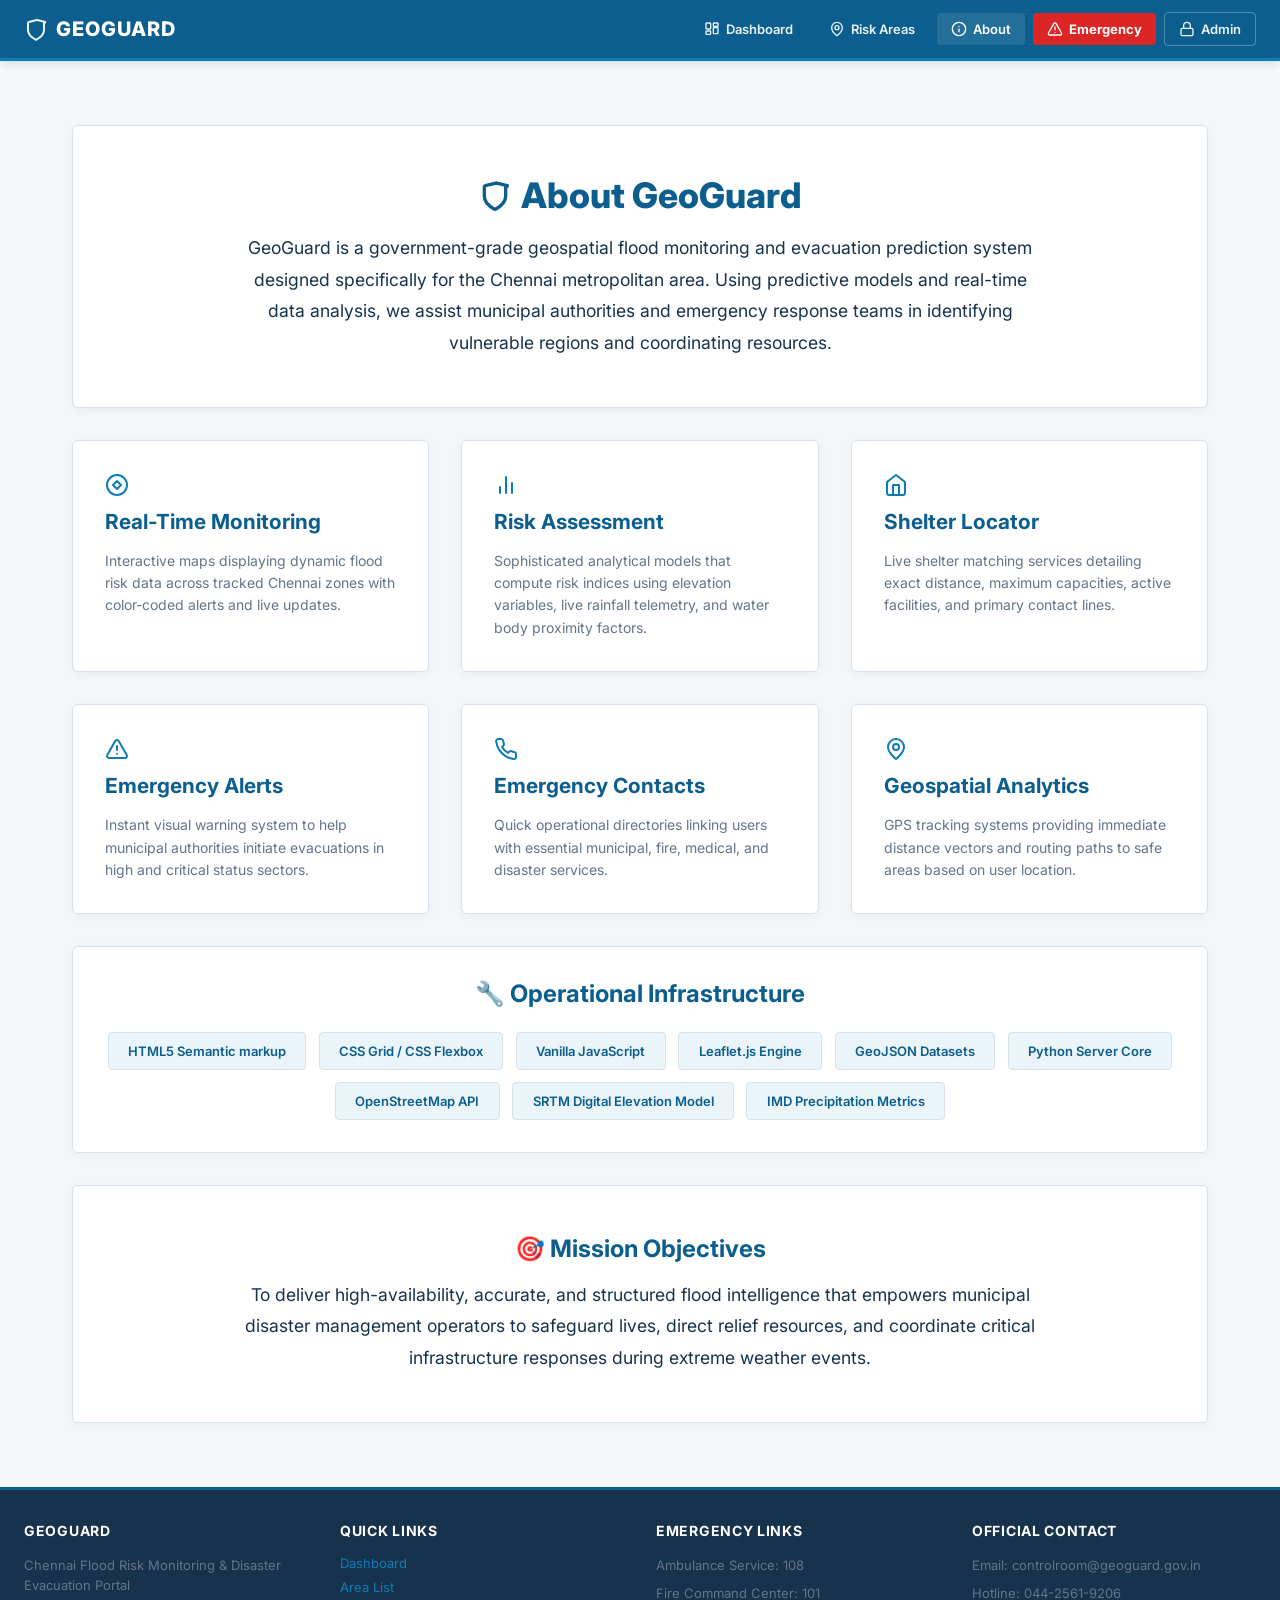
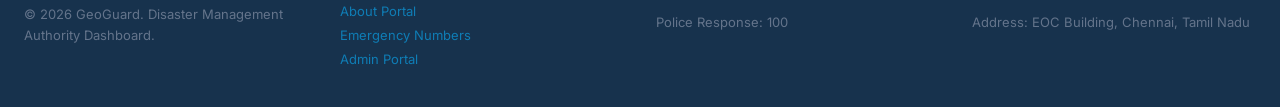
<file: frontend/about.html>
<!DOCTYPE html>
<html lang="en">
<head>
    <meta charset="UTF-8">
    <meta name="viewport" content="width=device-width, initial-scale=1.0">
    <title>About - GeoGuard</title>
    <link rel="stylesheet" href="style.css">
    <style>
        body {
            height: auto;
            overflow-y: auto;
            min-height: 100vh;
        }
        
        .about-container {
            max-width: 1200px;
            margin: 2rem auto;
            padding: 2rem;
            display: flex;
            flex-direction: column;
            gap: 2rem;
        }
        
        .about-hero {
            background-color: #FFFFFF;
            padding: 3rem;
            border-radius: 6px;
            text-align: center;
            box-shadow: 0 2px 8px rgba(15, 45, 65, 0.05);
            border: 1px solid #D9E2EA;
        }
        
        .about-hero h1 {
            color: #0B5E8E;
            font-size: 2.2rem;
            font-weight: 800;
            margin-bottom: 1rem;
            display: flex;
            align-items: center;
            justify-content: center;
            gap: 10px;
        }
        
        .about-hero p {
            color: #17324D;
            font-size: 1.1rem;
            line-height: 1.8;
            max-width: 800px;
            margin: 0 auto;
        }
        
        .features-grid {
            display: grid;
            grid-template-columns: repeat(auto-fit, minmax(300px, 1fr));
            gap: 2rem;
        }
        
        .feature-card {
            background-color: #FFFFFF;
            padding: 2rem;
            border-radius: 6px;
            box-shadow: 0 2px 8px rgba(15, 45, 65, 0.05);
            border: 1px solid #D9E2EA;
            transition: all 0.2s ease;
        }
        
        .feature-card:hover {
            transform: translateY(-2px);
            box-shadow: 0 4px 12px rgba(15, 45, 65, 0.08);
        }
        
        .feature-icon-wrapper {
            margin-bottom: 12px;
            color: #0F7DB5;
            display: inline-flex;
            align-items: center;
            justify-content: center;
        }
        
        .feature-card h3 {
            color: #0B5E8E;
            margin-bottom: 1rem;
            font-size: 1.3rem;
            font-weight: 700;
        }
        
        .feature-card p {
            color: #64748B;
            line-height: 1.6;
            font-size: 14px;
        }
        
        .tech-stack {
            background-color: #FFFFFF;
            padding: 2rem;
            border-radius: 6px;
            box-shadow: 0 2px 8px rgba(15, 45, 65, 0.05);
            border: 1px solid #D9E2EA;
        }
        
        .tech-stack h2 {
            color: #0B5E8E;
            margin-bottom: 1.5rem;
            text-align: center;
            font-weight: 700;
        }
        
        .tech-list {
            display: flex;
            flex-wrap: wrap;
            gap: 0.8rem;
            justify-content: center;
        }
        
        .tech-item {
            background-color: #EAF4F9;
            color: #0B5E8E;
            padding: 0.6rem 1.2rem;
            border-radius: 4px;
            font-weight: 600;
            font-size: 13px;
            border: 1px solid #D9E2EA;
        }
    </style>
</head>
<body>
    <!-- Government Emergency Header -->
    <header class="header">
        <div class="logo">
            <svg xmlns="http://www.w3.org/2000/svg" width="24" height="24" viewBox="0 0 24 24" fill="none" stroke="currentColor" stroke-width="2" stroke-linecap="round" stroke-linejoin="round" class="logo-icon"><path d="M20 13c0 5-3.5 7.5-7.66 9.7a1 1 0 0 1-.68 0C7.5 20.5 4 18 4 13V6a1 1 0 0 1 .76-.97l8-2a1 1 0 0 1 .48 0l8 2A1 1 0 0 1 20 6z"/></svg>
            <span>GEOGUARD</span>
        </div>
        <nav class="nav">
            <a href="index.html" class="nav-link">
                <svg xmlns="http://www.w3.org/2000/svg" width="16" height="16" viewBox="0 0 24 24" fill="none" stroke="currentColor" stroke-width="2" stroke-linecap="round" stroke-linejoin="round"><rect width="7" height="9" x="3" y="3" rx="1"/><rect width="7" height="5" x="14" y="3" rx="1"/><rect width="7" height="9" x="14" y="10" rx="1"/><rect width="7" height="5" x="3" y="15" rx="1"/></svg>
                Dashboard
            </a>
            <a href="areas.html" class="nav-link">
                <svg xmlns="http://www.w3.org/2000/svg" width="16" height="16" viewBox="0 0 24 24" fill="none" stroke="currentColor" stroke-width="2" stroke-linecap="round" stroke-linejoin="round"><path d="M20 10c0 6-8 12-8 12s-8-6-8-12a8 8 0 0 1 16 0Z"/><circle cx="12" cy="10" r="3"/></svg>
                Risk Areas
            </a>
            <a href="about.html" class="nav-link active">
                <svg xmlns="http://www.w3.org/2000/svg" width="16" height="16" viewBox="0 0 24 24" fill="none" stroke="currentColor" stroke-width="2" stroke-linecap="round" stroke-linejoin="round"><circle cx="12" cy="12" r="10"/><path d="M12 16v-4"/><path d="M12 8h.01"/></svg>
                About
            </a>
            <a href="emergency.html" class="emergency-link">
                <svg xmlns="http://www.w3.org/2000/svg" width="16" height="16" viewBox="0 0 24 24" fill="none" stroke="currentColor" stroke-width="2" stroke-linecap="round" stroke-linejoin="round"><path d="m21.73 18-8-14a2 2 0 0 0-3.48 0l-8 14A2 2 0 0 0 4 21h16a2 2 0 0 0 1.73-3Z"/><line x1="12" y1="9" x2="12" y2="13"/><line x1="12" y1="17" x2="12.01" y2="17"/></svg>
                Emergency
            </a>
            <a href="login.html" class="admin-link">
                <svg xmlns="http://www.w3.org/2000/svg" width="16" height="16" viewBox="0 0 24 24" fill="none" stroke="currentColor" stroke-width="2" stroke-linecap="round" stroke-linejoin="round"><rect width="18" height="11" x="3" y="11" rx="2" ry="2"/><path d="M7 11V7a5 5 0 0 1 10 0v4"/></svg>
                Admin
            </a>
        </nav>
    </header>

    <div class="about-container">
        <div class="about-hero">
            <h1>
                <svg xmlns="http://www.w3.org/2000/svg" width="32" height="32" viewBox="0 0 24 24" fill="none" stroke="currentColor" stroke-width="2.5" stroke-linecap="round" stroke-linejoin="round" style="color: #0B5E8E;"><path d="M20 13c0 5-3.5 7.5-7.66 9.7a1 1 0 0 1-.68 0C7.5 20.5 4 18 4 13V6a1 1 0 0 1 .76-.97l8-2a1 1 0 0 1 .48 0l8 2A1 1 0 0 1 20 6z"/></svg>
                About GeoGuard
            </h1>
            <p>GeoGuard is a government-grade geospatial flood monitoring and evacuation prediction system designed specifically for the Chennai metropolitan area. Using predictive models and real-time data analysis, we assist municipal authorities and emergency response teams in identifying vulnerable regions and coordinating resources.</p>
        </div>

        <div class="features-grid">
            <div class="feature-card">
                <div class="feature-icon-wrapper">
                    <svg xmlns="http://www.w3.org/2000/svg" width="24" height="24" viewBox="0 0 24 24" fill="none" stroke="currentColor" stroke-width="2" stroke-linecap="round" stroke-linejoin="round"><circle cx="12" cy="12" r="10"/><polygon points="12 8 8 12 12 16 16 12 12 8"/></svg>
                </div>
                <h3>Real-Time Monitoring</h3>
                <p>Interactive maps displaying dynamic flood risk data across tracked Chennai zones with color-coded alerts and live updates.</p>
            </div>

            <div class="feature-card">
                <div class="feature-icon-wrapper">
                    <svg xmlns="http://www.w3.org/2000/svg" width="24" height="24" viewBox="0 0 24 24" fill="none" stroke="currentColor" stroke-width="2" stroke-linecap="round" stroke-linejoin="round"><line x1="18" y1="20" x2="18" y2="10"/><line x1="12" y1="20" x2="12" y2="4"/><line x1="6" y1="20" x2="6" y2="14"/></svg>
                </div>
                <h3>Risk Assessment</h3>
                <p>Sophisticated analytical models that compute risk indices using elevation variables, live rainfall telemetry, and water body proximity factors.</p>
            </div>

            <div class="feature-card">
                <div class="feature-icon-wrapper">
                    <svg xmlns="http://www.w3.org/2000/svg" width="24" height="24" viewBox="0 0 24 24" fill="none" stroke="currentColor" stroke-width="2" stroke-linecap="round" stroke-linejoin="round"><path d="m3 9 9-7 9 7v11a2 2 0 0 1-2 2H5a2 2 0 0 1-2-2z"/><polyline points="9 22 9 12 15 12 15 22"/></svg>
                </div>
                <h3>Shelter Locator</h3>
                <p>Live shelter matching services detailing exact distance, maximum capacities, active facilities, and primary contact lines.</p>
            </div>

            <div class="feature-card">
                <div class="feature-icon-wrapper">
                    <svg xmlns="http://www.w3.org/2000/svg" width="24" height="24" viewBox="0 0 24 24" fill="none" stroke="currentColor" stroke-width="2" stroke-linecap="round" stroke-linejoin="round"><path d="m21.73 18-8-14a2 2 0 0 0-3.48 0l-8 14A2 2 0 0 0 4 21h16a2 2 0 0 0 1.73-3Z"/><line x1="12" y1="9" x2="12" y2="13"/><line x1="12" y1="17" x2="12.01" y2="17"/></svg>
                </div>
                <h3>Emergency Alerts</h3>
                <p>Instant visual warning system to help municipal authorities initiate evacuations in high and critical status sectors.</p>
            </div>

            <div class="feature-card">
                <div class="feature-icon-wrapper">
                    <svg xmlns="http://www.w3.org/2000/svg" width="24" height="24" viewBox="0 0 24 24" fill="none" stroke="currentColor" stroke-width="2" stroke-linecap="round" stroke-linejoin="round"><path d="M22 16.92v3a2 2 0 0 1-2.18 2 19.79 19.79 0 0 1-8.63-3.07 19.5 19.5 0 0 1-6-6 19.79 19.79 0 0 1-3.07-8.67A2 2 0 0 1 4.11 2h3a2 2 0 0 1 2 1.72 12.84 12.84 0 0 0 .7 2.81 2 2 0 0 1-.45 2.11L8.09 9.91a16 16 0 0 0 6 6l1.27-1.27a2 2 0 0 1 2.11-.45 12.84 12.84 0 0 0 2.81.7A2 2 0 0 1 22 16.92z"/></svg>
                </div>
                <h3>Emergency Contacts</h3>
                <p>Quick operational directories linking users with essential municipal, fire, medical, and disaster services.</p>
            </div>

            <div class="feature-card">
                <div class="feature-icon-wrapper">
                    <svg xmlns="http://www.w3.org/2000/svg" width="24" height="24" viewBox="0 0 24 24" fill="none" stroke="currentColor" stroke-width="2" stroke-linecap="round" stroke-linejoin="round"><path d="M20 10c0 6-8 12-8 12s-8-6-8-12a8 8 0 0 1 16 0Z"/><circle cx="12" cy="10" r="3"/></svg>
                </div>
                <h3>Geospatial Analytics</h3>
                <p>GPS tracking systems providing immediate distance vectors and routing paths to safe areas based on user location.</p>
            </div>
        </div>

        <div class="tech-stack">
            <h2>🔧 Operational Infrastructure</h2>
            <div class="tech-list">
                <span class="tech-item">HTML5 Semantic markup</span>
                <span class="tech-item">CSS Grid / CSS Flexbox</span>
                <span class="tech-item">Vanilla JavaScript</span>
                <span class="tech-item">Leaflet.js Engine</span>
                <span class="tech-item">GeoJSON Datasets</span>
                <span class="tech-item">Python Server Core</span>
                <span class="tech-item">OpenStreetMap API</span>
                <span class="tech-item">SRTM Digital Elevation Model</span>
                <span class="tech-item">IMD Precipitation Metrics</span>
            </div>
        </div>

        <div class="about-hero">
            <h2 style="color: #0B5E8E; margin-bottom: 1rem; font-weight: 700;">🎯 Mission Objectives</h2>
            <p>To deliver high-availability, accurate, and structured flood intelligence that empowers municipal disaster management operators to safeguard lives, direct relief resources, and coordinate critical infrastructure responses during extreme weather events.</p>
        </div>
    </div>

    <!-- Government Portal Footer -->
    <footer class="footer">
        <div class="footer-content">
            <div class="footer-section">
                <h4>GEOGUARD</h4>
                <p>Chennai Flood Risk Monitoring & Disaster Evacuation Portal</p>
                <p>&copy; 2026 GeoGuard. Disaster Management Authority Dashboard.</p>
            </div>
            <div class="footer-section">
                <h4>Quick Links</h4>
                <a href="index.html">Dashboard</a>
                <a href="areas.html">Area List</a>
                <a href="about.html">About Portal</a>
                <a href="emergency.html">Emergency Numbers</a>
                <a href="login.html">Admin Portal</a>
            </div>
            <div class="footer-section">
                <h4>Emergency Links</h4>
                <p>Ambulance Service: 108</p>
                <p>Fire Command Center: 101</p>
                <p>Police Response: 100</p>
            </div>
            <div class="footer-section">
                <h4>Official Contact</h4>
                <p>Email: controlroom@geoguard.gov.in</p>
                <p>Hotline: 044-2561-9206</p>
                <p>Address: EOC Building, Chennai, Tamil Nadu</p>
            </div>
        </div>
    </footer>
</body>
</html>
</file>
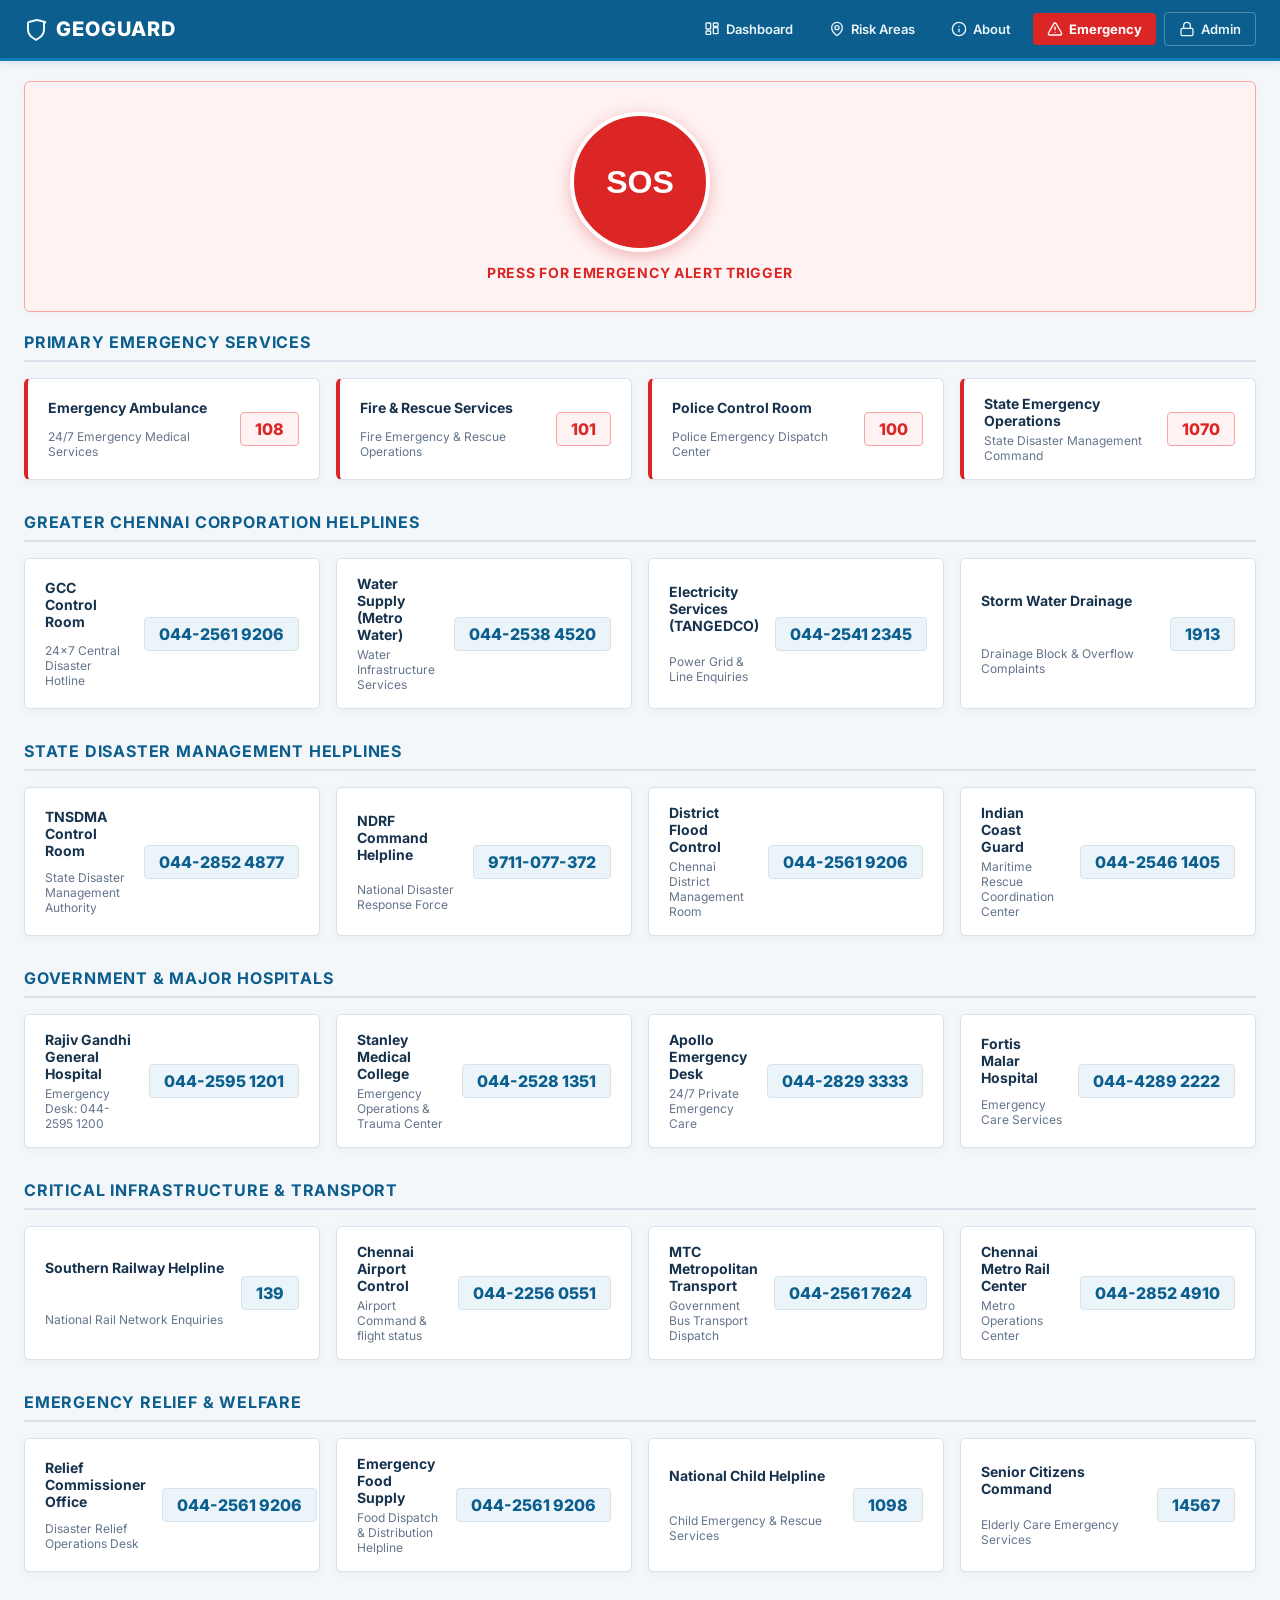
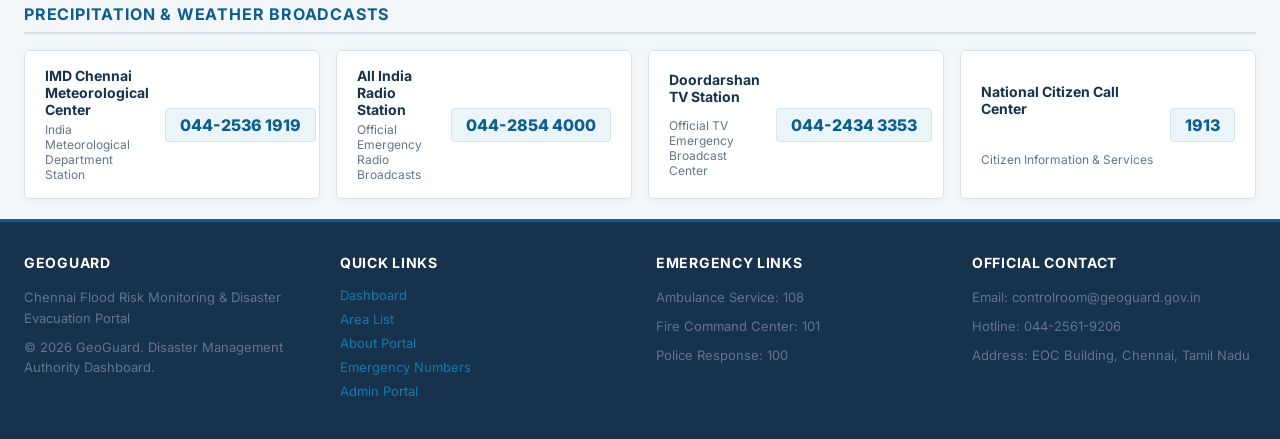
<file: frontend/emergency.html>
<!DOCTYPE html>
<html lang="en">
<head>
    <meta charset="UTF-8">
    <meta name="viewport" content="width=device-width, initial-scale=1.0">
    <title>GeoGuard - Emergency Contacts</title>
    <link rel="stylesheet" href="style.css">
    <link rel="stylesheet" href="emergency.css">
</head>
<body>
    <!-- Government Emergency Header -->
    <header class="header">
        <div class="logo">
            <svg xmlns="http://www.w3.org/2000/svg" width="24" height="24" viewBox="0 0 24 24" fill="none" stroke="currentColor" stroke-width="2" stroke-linecap="round" stroke-linejoin="round" class="logo-icon"><path d="M20 13c0 5-3.5 7.5-7.66 9.7a1 1 0 0 1-.68 0C7.5 20.5 4 18 4 13V6a1 1 0 0 1 .76-.97l8-2a1 1 0 0 1 .48 0l8 2A1 1 0 0 1 20 6z"/></svg>
            <span>GEOGUARD</span>
        </div>
        <nav class="nav">
            <a href="index.html" class="nav-link">
                <svg xmlns="http://www.w3.org/2000/svg" width="16" height="16" viewBox="0 0 24 24" fill="none" stroke="currentColor" stroke-width="2" stroke-linecap="round" stroke-linejoin="round"><rect width="7" height="9" x="3" y="3" rx="1"/><rect width="7" height="5" x="14" y="3" rx="1"/><rect width="7" height="9" x="14" y="10" rx="1"/><rect width="7" height="5" x="3" y="15" rx="1"/></svg>
                Dashboard
            </a>
            <a href="areas.html" class="nav-link">
                <svg xmlns="http://www.w3.org/2000/svg" width="16" height="16" viewBox="0 0 24 24" fill="none" stroke="currentColor" stroke-width="2" stroke-linecap="round" stroke-linejoin="round"><path d="M20 10c0 6-8 12-8 12s-8-6-8-12a8 8 0 0 1 16 0Z"/><circle cx="12" cy="10" r="3"/></svg>
                Risk Areas
            </a>
            <a href="about.html" class="nav-link">
                <svg xmlns="http://www.w3.org/2000/svg" width="16" height="16" viewBox="0 0 24 24" fill="none" stroke="currentColor" stroke-width="2" stroke-linecap="round" stroke-linejoin="round"><circle cx="12" cy="12" r="10"/><path d="M12 16v-4"/><path d="M12 8h.01"/></svg>
                About
            </a>
            <a href="emergency.html" class="emergency-link active">
                <svg xmlns="http://www.w3.org/2000/svg" width="16" height="16" viewBox="0 0 24 24" fill="none" stroke="currentColor" stroke-width="2" stroke-linecap="round" stroke-linejoin="round"><path d="m21.73 18-8-14a2 2 0 0 0-3.48 0l-8 14A2 2 0 0 0 4 21h16a2 2 0 0 0 1.73-3Z"/><line x1="12" y1="9" x2="12" y2="13"/><line x1="12" y1="17" x2="12.01" y2="17"/></svg>
                Emergency
            </a>
            <a href="login.html" class="admin-link">
                <svg xmlns="http://www.w3.org/2000/svg" width="16" height="16" viewBox="0 0 24 24" fill="none" stroke="currentColor" stroke-width="2" stroke-linecap="round" stroke-linejoin="round"><rect width="18" height="11" x="3" y="11" rx="2" ry="2"/><path d="M7 11V7a5 5 0 0 1 10 0v4"/></svg>
                Admin
            </a>
        </nav>
    </header>

    <!-- SOS Button -->
    <div class="sos-container">
        <button class="sos-button" id="sosButton">
            <div class="sos-pulse"></div>
            <span class="sos-text">SOS</span>
        </button>
        <p class="sos-info">Press for Emergency Alert Trigger</p>
    </div>

    <div class="main-container">
        <!-- Emergency Services -->
        <div class="section">
            <h2>Primary Emergency Services</h2>
            <div class="contacts-grid">
                <div class="contact-card emergency">
                    <h3>Emergency Ambulance</h3>
                    <a href="tel:108" class="contact-number">108</a>
                    <p class="contact-desc">24/7 Emergency Medical Services</p>
                </div>
                <div class="contact-card emergency">
                    <h3>Fire & Rescue Services</h3>
                    <a href="tel:101" class="contact-number">101</a>
                    <p class="contact-desc">Fire Emergency & Rescue Operations</p>
                </div>
                <div class="contact-card emergency">
                    <h3>Police Control Room</h3>
                    <a href="tel:100" class="contact-number">100</a>
                    <p class="contact-desc">Police Emergency Dispatch Center</p>
                </div>
                <div class="contact-card emergency">
                    <h3>State Emergency Operations</h3>
                    <a href="tel:1070" class="contact-number">1070</a>
                    <p class="contact-desc">State Disaster Management Command</p>
                </div>
            </div>
        </div>

        <!-- Chennai Corporation -->
        <div class="section">
            <h2>Greater Chennai Corporation Helplines</h2>
            <div class="contacts-grid">
                <div class="contact-card">
                    <h3>GCC Control Room</h3>
                    <a href="tel:04425619206" class="contact-number">044-2561 9206</a>
                    <p class="contact-desc">24x7 Central Disaster Hotline</p>
                </div>
                <div class="contact-card">
                    <h3>Water Supply (Metro Water)</h3>
                    <a href="tel:04425384520" class="contact-number">044-2538 4520</a>
                    <p class="contact-desc">Water Infrastructure Services</p>
                </div>
                <div class="contact-card">
                    <h3>Electricity Services (TANGEDCO)</h3>
                    <a href="tel:04425412345" class="contact-number">044-2541 2345</a>
                    <p class="contact-desc">Power Grid & Line Enquiries</p>
                </div>
                <div class="contact-card">
                    <h3>Storm Water Drainage</h3>
                    <a href="tel:1913" class="contact-number">1913</a>
                    <p class="contact-desc">Drainage Block & Overflow Complaints</p>
                </div>
            </div>
        </div>

        <!-- Disaster Management -->
        <div class="section">
            <h2>State Disaster Management Helplines</h2>
            <div class="contacts-grid">
                <div class="contact-card">
                    <h3>TNSDMA Control Room</h3>
                    <a href="tel:04428524877" class="contact-number">044-2852 4877</a>
                    <p class="contact-desc">State Disaster Management Authority</p>
                </div>
                <div class="contact-card">
                    <h3>NDRF Command Helpline</h3>
                    <a href="tel:9711077372" class="contact-number">9711-077-372</a>
                    <p class="contact-desc">National Disaster Response Force</p>
                </div>
                <div class="contact-card">
                    <h3>District Flood Control</h3>
                    <a href="tel:04425619206" class="contact-number">044-2561 9206</a>
                    <p class="contact-desc">Chennai District Management Room</p>
                </div>
                <div class="contact-card">
                    <h3>Indian Coast Guard</h3>
                    <a href="tel:04425461405" class="contact-number">044-2546 1405</a>
                    <p class="contact-desc">Maritime Rescue Coordination Center</p>
                </div>
            </div>
        </div>

        <!-- Medical Services -->
        <div class="section">
            <h2>Government & Major Hospitals</h2>
            <div class="contacts-grid">
                <div class="contact-card">
                    <h3>Rajiv Gandhi General Hospital</h3>
                    <a href="tel:04425951201" class="contact-number">044-2595 1201</a>
                    <p class="contact-desc">Emergency Desk: 044-2595 1200</p>
                </div>
                <div class="contact-card">
                    <h3>Stanley Medical College</h3>
                    <a href="tel:04425281351" class="contact-number">044-2528 1351</a>
                    <p class="contact-desc">Emergency Operations & Trauma Center</p>
                </div>
                <div class="contact-card">
                    <h3>Apollo Emergency Desk</h3>
                    <a href="tel:04428293333" class="contact-number">044-2829 3333</a>
                    <p class="contact-desc">24/7 Private Emergency Care</p>
                </div>
                <div class="contact-card">
                    <h3>Fortis Malar Hospital</h3>
                    <a href="tel:04442892222" class="contact-number">044-4289 2222</a>
                    <p class="contact-desc">Emergency Care Services</p>
                </div>
            </div>
        </div>

        <!-- Transport & Railways -->
        <div class="section">
            <h2>Critical Infrastructure & Transport</h2>
            <div class="contacts-grid">
                <div class="contact-card">
                    <h3>Southern Railway Helpline</h3>
                    <a href="tel:139" class="contact-number">139</a>
                    <p class="contact-desc">National Rail Network Enquiries</p>
                </div>
                <div class="contact-card">
                    <h3>Chennai Airport Control</h3>
                    <a href="tel:04422560551" class="contact-number">044-2256 0551</a>
                    <p class="contact-desc">Airport Command & flight status</p>
                </div>
                <div class="contact-card">
                    <h3>MTC Metropolitan Transport</h3>
                    <a href="tel:04425617624" class="contact-number">044-2561 7624</a>
                    <p class="contact-desc">Government Bus Transport Dispatch</p>
                </div>
                <div class="contact-card">
                    <h3>Chennai Metro Rail Center</h3>
                    <a href="tel:04428524910" class="contact-number">044-2852 4910</a>
                    <p class="contact-desc">Metro Operations Center</p>
                </div>
            </div>
        </div>

        <!-- Relief & Welfare -->
        <div class="section">
            <h2>Emergency Relief & Welfare</h2>
            <div class="contacts-grid">
                <div class="contact-card">
                    <h3>Relief Commissioner Office</h3>
                    <a href="tel:04425619206" class="contact-number">044-2561 9206</a>
                    <p class="contact-desc">Disaster Relief Operations Desk</p>
                </div>
                <div class="contact-card">
                    <h3>Emergency Food Supply</h3>
                    <a href="tel:04425619206" class="contact-number">044-2561 9206</a>
                    <p class="contact-desc">Food Dispatch & Distribution Helpline</p>
                </div>
                <div class="contact-card">
                    <h3>National Child Helpline</h3>
                    <a href="tel:1098" class="contact-number">1098</a>
                    <p class="contact-desc">Child Emergency & Rescue Services</p>
                </div>
                <div class="contact-card">
                    <h3>Senior Citizens Command</h3>
                    <a href="tel:14567" class="contact-number">14567</a>
                    <p class="contact-desc">Elderly Care Emergency Services</p>
                </div>
            </div>
        </div>

        <!-- Weather & Information -->
        <div class="section">
            <h2>Precipitation & Weather Broadcasts</h2>
            <div class="contacts-grid">
                <div class="contact-card">
                    <h3>IMD Chennai Meteorological Center</h3>
                    <a href="tel:04425361919" class="contact-number">044-2536 1919</a>
                    <p class="contact-desc">India Meteorological Department Station</p>
                </div>
                <div class="contact-card">
                    <h3>All India Radio Station</h3>
                    <a href="tel:04428544000" class="contact-number">044-2854 4000</a>
                    <p class="contact-desc">Official Emergency Radio Broadcasts</p>
                </div>
                <div class="contact-card">
                    <h3>Doordarshan TV Station</h3>
                    <a href="tel:04424343353" class="contact-number">044-2434 3353</a>
                    <p class="contact-desc">Official TV Emergency Broadcast Center</p>
                </div>
                <div class="contact-card">
                    <h3>National Citizen Call Center</h3>
                    <a href="tel:1913" class="contact-number">1913</a>
                    <p class="contact-desc">Citizen Information & Services</p>
                </div>
            </div>
        </div>
    </div>

    <!-- SOS Modal -->
    <div id="sosModal" class="modal">
        <div class="modal-content">
            <span class="close">&times;</span>
            <h2>SOS Alert Activated</h2>
            <p>Your coordinates have been parsed. Emergency dispatch notified.</p>
            <div class="emergency-actions">
                <a href="tel:108" class="action-btn">Call Medical Dispatch (108)</a>
                <a href="tel:100" class="action-btn">Call Police Dispatch (100)</a>
                <a href="tel:101" class="action-btn">Call Fire Dispatch (101)</a>
                <a href="tel:1070" class="action-btn">Call Disaster Control (1070)</a>
            </div>
            <div class="location-info" id="locationInfo">
                <p>Retrieving GPS coordinates...</p>
            </div>
        </div>
    </div>

    <!-- Government Portal Footer -->
    <footer class="footer">
        <div class="footer-content">
            <div class="footer-section">
                <h4>GEOGUARD</h4>
                <p>Chennai Flood Risk Monitoring & Disaster Evacuation Portal</p>
                <p>&copy; 2026 GeoGuard. Disaster Management Authority Dashboard.</p>
            </div>
            <div class="footer-section">
                <h4>Quick Links</h4>
                <a href="index.html">Dashboard</a>
                <a href="areas.html">Area List</a>
                <a href="about.html">About Portal</a>
                <a href="emergency.html">Emergency Numbers</a>
                <a href="login.html">Admin Portal</a>
            </div>
            <div class="footer-section">
                <h4>Emergency Links</h4>
                <p>Ambulance Service: 108</p>
                <p>Fire Command Center: 101</p>
                <p>Police Response: 100</p>
            </div>
            <div class="footer-section">
                <h4>Official Contact</h4>
                <p>Email: controlroom@geoguard.gov.in</p>
                <p>Hotline: 044-2561-9206</p>
                <p>Address: EOC Building, Chennai, Tamil Nadu</p>
            </div>
        </div>
    </footer>

    <script src="emergency.js"></script>
</body>
</html>
</file>
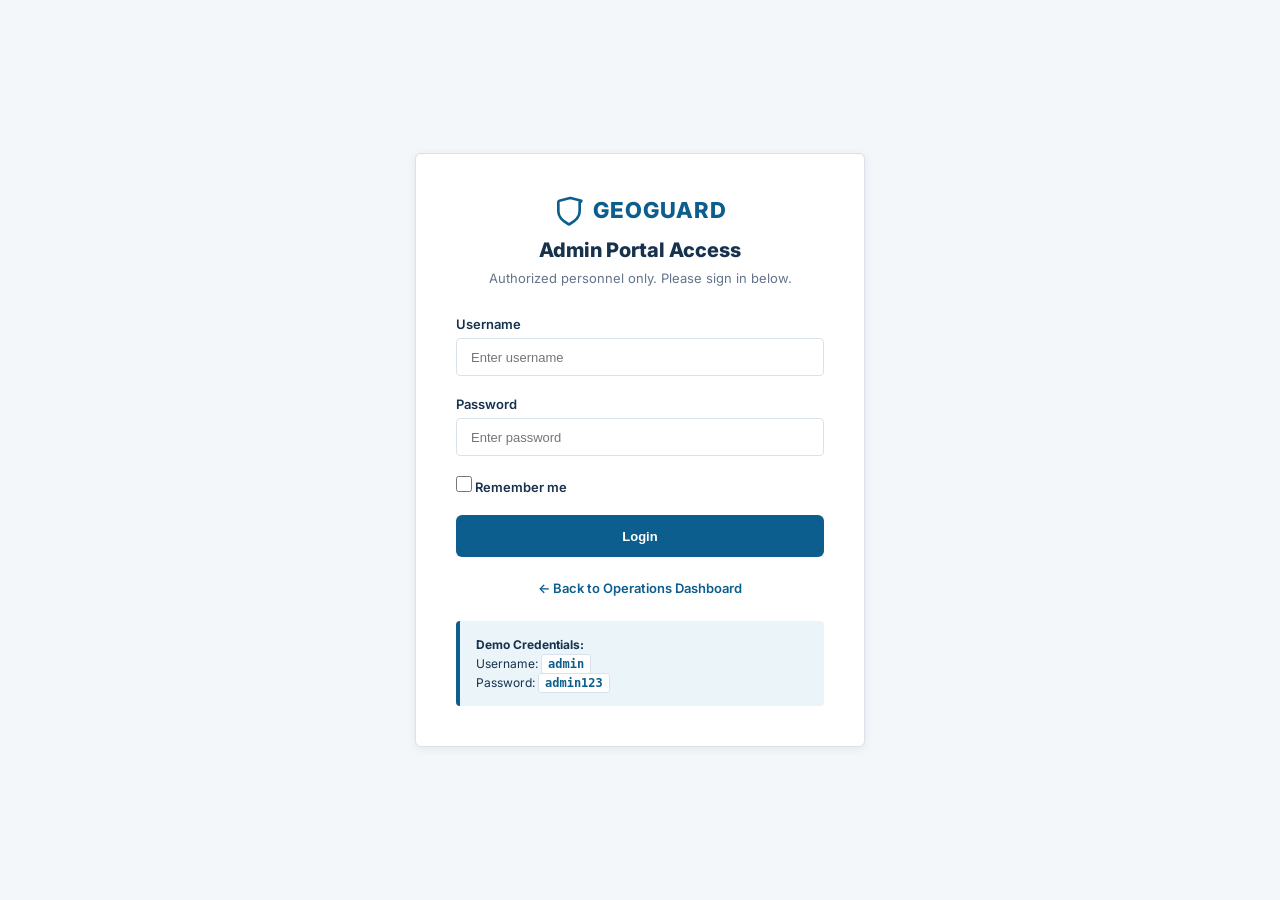
<file: frontend/login.html>
<!DOCTYPE html>
<html lang="en">
<head>
    <meta charset="UTF-8">
    <meta name="viewport" content="width=device-width, initial-scale=1.0">
    <title>GeoGuard - Admin Login</title>
    <link rel="stylesheet" href="style.css">
    <link rel="stylesheet" href="login.css">
</head>
<body class="login-body">
    <div class="login-container">
        <div class="login-box">
            <div class="login-header">
                <div class="login-logo">
                    <svg xmlns="http://www.w3.org/2000/svg" width="32" height="32" viewBox="0 0 24 24" fill="none" stroke="currentColor" stroke-width="2" stroke-linecap="round" stroke-linejoin="round" style="color: #0B5E8E;"><path d="M20 13c0 5-3.5 7.5-7.66 9.7a1 1 0 0 1-.68 0C7.5 20.5 4 18 4 13V6a1 1 0 0 1 .76-.97l8-2a1 1 0 0 1 .48 0l8 2A1 1 0 0 1 20 6z"/></svg>
                    <span>GEOGUARD</span>
                </div>
                <h2>Admin Portal Access</h2>
                <p>Authorized personnel only. Please sign in below.</p>
            </div>
            
            <form id="loginForm" onsubmit="handleLogin(event)">
                <div class="form-group">
                    <label for="username">Username</label>
                    <input type="text" id="username" name="username" placeholder="Enter username" required>
                </div>
                
                <div class="form-group">
                    <label for="password">Password</label>
                    <input type="password" id="password" name="password" placeholder="Enter password" required>
                </div>
                
                <div class="form-group">
                    <label class="checkbox-label">
                        <input type="checkbox" id="remember">
                        <span>Remember me</span>
                    </label>
                </div>
                
                <button type="submit" class="btn btn-primary" style="width: 100%; height: 42px;">Login</button>
                
                <div class="login-footer">
                    <a href="index.html" class="back-link">← Back to Operations Dashboard</a>
                </div>
            </form>
            
            <div class="demo-credentials">
                <p><strong>Demo Credentials:</strong></p>
                <p>Username: <code>admin</code></p>
                <p>Password: <code>admin123</code></p>
            </div>
        </div>
    </div>
    
    <script src="login.js"></script>
</body>
</html>
</file>
<file: frontend/style.css>
@import url('https://fonts.googleapis.com/css2?family=Inter:wght@400;500;600;700;800&display=swap');

* {
    margin: 0;
    padding: 0;
    box-sizing: border-box;
}

body {
    font-family: 'Inter', 'Segoe UI', Roboto, Helvetica, Arial, sans-serif;
    background-color: #F4F7F9;
    color: #17324D;
    min-height: 100vh;
    display: flex;
    flex-direction: column;
    overflow-x: hidden;
}

/* 1. Government Emergency Header */
.header {
    background-color: #0B5E8E;
    color: #FFFFFF;
    padding: 12px 24px;
    display: flex;
    justify-content: space-between;
    align-items: center;
    border-bottom: 3px solid #0F7DB5;
    box-shadow: 0 2px 8px rgba(11, 94, 142, 0.15);
    z-index: 1000;
}

.logo {
    font-size: 20px;
    font-weight: 800;
    letter-spacing: 0.05em;
    display: flex;
    align-items: center;
    gap: 8px;
}

.logo-icon {
    color: #EAF4F9;
}

.nav {
    display: flex;
    gap: 8px;
    align-items: center;
}

.nav-link {
    display: inline-flex;
    align-items: center;
    gap: 6px;
    color: #EAF4F9;
    padding: 8px 14px;
    border-radius: 4px;
    text-decoration: none;
    font-weight: 600;
    font-size: 13px;
    transition: all 0.2s ease;
}

.nav-link:hover, .nav-link.active {
    background-color: rgba(255, 255, 255, 0.1);
    color: #FFFFFF;
}

.emergency-link {
    display: inline-flex;
    align-items: center;
    gap: 6px;
    background-color: #DC2626;
    color: #FFFFFF;
    padding: 8px 14px;
    border-radius: 4px;
    text-decoration: none;
    font-weight: 700;
    font-size: 13px;
    transition: all 0.2s ease;
}

.emergency-link:hover {
    background-color: #B91C1C;
    transform: translateY(-1px);
}

.admin-link {
    display: inline-flex;
    align-items: center;
    gap: 6px;
    background-color: transparent;
    color: #EAF4F9;
    padding: 8px 14px;
    border-radius: 4px;
    text-decoration: none;
    font-weight: 600;
    font-size: 13px;
    border: 1px solid rgba(234, 244, 249, 0.3);
    transition: all 0.2s ease;
}

.admin-link:hover {
    background-color: rgba(255, 255, 255, 0.05);
    color: #FFFFFF;
}

.status-bar {
    display: flex;
    gap: 20px;
    align-items: center;
}

.status-indicator {
    background-color: rgba(22, 163, 74, 0.15);
    border: 1px solid rgba(22, 163, 74, 0.3);
    padding: 4px 10px;
    border-radius: 20px;
    display: flex;
    align-items: center;
    gap: 6px;
}

.status-dot {
    width: 8px;
    height: 8px;
    background-color: #16A34A;
    border-radius: 50%;
    display: inline-block;
    box-shadow: 0 0 0 2px rgba(22, 163, 74, 0.3);
}

.status-text {
    color: #16A34A;
    font-size: 11px;
    font-weight: 700;
    letter-spacing: 0.05em;
}

.status-item {
    display: flex;
    flex-direction: column;
    align-items: flex-start;
}

.status-label {
    font-size: 10px;
    text-transform: uppercase;
    letter-spacing: 0.03em;
    color: #94a3b8;
}

.status-value {
    font-weight: 600;
    font-size: 13px;
    color: #EAF4F9;
}

.risk-high {
    color: #F87171 !important;
}

/* LIVE STATUS BANNER */
.status-banner {
    display: flex;
    justify-content: space-between;
    align-items: center;
    padding: 10px 24px;
    font-size: 13px;
    transition: all 0.3s ease;
    border-bottom: 1px solid #D9E2EA;
}

.status-banner.operational {
    background-color: #F0FDF4;
    border-bottom-color: #BBF7D0;
    color: #15803D;
}

.status-banner.critical {
    background-color: #FEF2F2;
    border-bottom-color: #FCA5A5;
    color: #991B1B;
}

.status-banner-content {
    display: flex;
    align-items: center;
    gap: 10px;
    flex-wrap: wrap;
}

.status-banner-dot {
    width: 10px;
    height: 10px;
    border-radius: 50%;
    display: inline-block;
}

.operational .status-banner-dot {
    background-color: #16A34A;
    box-shadow: 0 0 0 2px rgba(22, 163, 74, 0.3);
}

.critical .status-banner-dot {
    background-color: #DC2626;
    box-shadow: 0 0 0 2px rgba(220, 38, 38, 0.3);
    animation: flash 1s infinite alternate;
}

@keyframes flash {
    from { opacity: 0.5; }
    to { opacity: 1; }
}

.status-banner-message {
    font-weight: 500;
    margin-right: 10px;
}

.status-banner-time {
    font-size: 11px;
    color: #64748B;
}

.status-banner-actions {
    display: flex;
    gap: 8px;
}

/* 2. Dashboard Content & Subheader */
.dashboard-content {
    max-width: 1600px;
    width: 100%;
    margin: 0 auto;
    padding: 20px 24px;
    display: flex;
    flex-direction: column;
    gap: 20px;
    flex: 1;
}

.dashboard-header {
    margin-bottom: 4px;
}

.dashboard-header h1 {
    font-size: 24px;
    font-weight: 800;
    color: #17324D;
    letter-spacing: -0.01em;
    margin-bottom: 4px;
}

.dashboard-header p {
    font-size: 14px;
    color: #64748B;
}

/* 3. Risk Summary Metrics Cards Row */
.risk-summary-container {
    display: grid;
    grid-template-columns: repeat(4, 1fr);
    gap: 16px;
}

.metric-card {
    background-color: #FFFFFF;
    border: 1px solid #D9E2EA;
    border-radius: 6px;
    padding: 16px;
    display: flex;
    align-items: center;
    position: relative;
    box-shadow: 0 2px 8px rgba(15, 45, 65, 0.05);
    cursor: pointer;
    transition: transform 0.2s, box-shadow 0.2s;
    height: 78px;
}

.metric-card:hover {
    transform: translateY(-2px);
    box-shadow: 0 4px 12px rgba(15, 45, 65, 0.08);
}

.metric-border-left {
    position: absolute;
    left: 0;
    top: 0;
    bottom: 0;
    width: 6px;
    border-top-left-radius: 6px;
    border-bottom-left-radius: 6px;
}

.metric-icon-box {
    margin-left: 6px;
    margin-right: 14px;
    display: flex;
    align-items: center;
    justify-content: center;
}

.metric-content {
    display: flex;
    flex-direction: column;
}

.metric-label {
    font-size: 11px;
    font-weight: 700;
    letter-spacing: 0.05em;
    margin-bottom: 2px;
}

.metric-value {
    font-size: 24px;
    font-weight: 800;
    line-height: 1;
    color: #17324D;
}

.metric-status {
    font-size: 11px;
    color: #64748B;
    margin-top: 2px;
}

/* Specific Risk States for Cards */
.metric-card.safe .metric-border-left { background-color: #16A34A; }
.metric-card.safe .metric-label { color: #16A34A; }
.metric-card.safe .metric-icon-box { color: #16A34A; }

.metric-card.moderate .metric-border-left { background-color: #F59E0B; }
.metric-card.moderate .metric-label { color: #D97706; }
.metric-card.moderate .metric-icon-box { color: #F59E0B; }

.metric-card.high .metric-border-left { background-color: #EA580C; }
.metric-card.high .metric-label { color: #EA580C; }
.metric-card.high .metric-icon-box { color: #EA580C; }

.metric-card.severe .metric-border-left { background-color: #DC2626; }
.metric-card.severe .metric-label { color: #DC2626; }
.metric-card.severe .metric-icon-box { color: #DC2626; }

/* 4. Main 70/30 Layout */
.main-layout {
    display: flex;
    gap: 20px;
    height: 520px;
    min-height: 520px;
}

/* Map Container (70%) */
.map-container {
    width: 70%;
    background-color: #FFFFFF;
    border: 1px solid #D9E2EA;
    border-radius: 8px;
    box-shadow: 0 2px 8px rgba(15, 45, 65, 0.08);
    position: relative;
    overflow: hidden;
    display: flex;
    flex-direction: column;
}

.map-section-header {
    background-color: #FFFFFF;
    border-bottom: 1px solid #D9E2EA;
    padding: 10px 16px;
    display: flex;
    justify-content: space-between;
    align-items: center;
    z-index: 999;
}

.map-title-text {
    font-size: 13px;
    font-weight: 700;
    color: #0B5E8E;
    display: flex;
    align-items: center;
    gap: 6px;
}

.map-legend {
    display: flex;
    gap: 12px;
    font-size: 11px;
    font-weight: 600;
    color: #64748B;
}

.legend-item {
    display: flex;
    align-items: center;
    gap: 4px;
}

.legend-dot {
    width: 8px;
    height: 8px;
    border-radius: 50%;
    display: inline-block;
}

.dot-safe { background-color: #16A34A; }
.dot-moderate { background-color: #F59E0B; }
.dot-high { background-color: #EA580C; }
.dot-critical { background-color: #DC2626; }
.dot-shelter { background-color: #0F7DB5; }

#map {
    width: 100%;
    flex: 1;
    background-color: #EAF4F9 !important;
}

.map-controls {
    position: absolute;
    top: 50px;
    left: 16px;
    right: 16px;
    z-index: 1000;
    display: flex;
    gap: 12px;
}

.search-container {
    flex: 1;
    position: relative;
}

.search-icon-wrapper {
    position: absolute;
    left: 14px;
    top: 50%;
    transform: translateY(-50%);
    color: #64748B;
    display: flex;
    align-items: center;
    pointer-events: none;
}

.location-search {
    width: 100%;
    padding: 10px 14px 10px 38px;
    border: 1px solid #D9E2EA;
    border-radius: 4px;
    font-size: 13px;
    font-weight: 500;
    box-shadow: 0 2px 6px rgba(0, 0, 0, 0.08);
    background-color: #FFFFFF;
    color: #17324D;
    height: 38px;
}

.location-search:focus {
    outline: none;
    border-color: #0F7DB5;
    box-shadow: 0 0 0 3px rgba(15, 125, 181, 0.15);
}

.search-results {
    position: absolute;
    top: 42px;
    left: 0;
    right: 0;
    background-color: #FFFFFF;
    border: 1px solid #D9E2EA;
    border-radius: 4px;
    box-shadow: 0 4px 12px rgba(15, 45, 65, 0.15);
    max-height: 200px;
    overflow-y: auto;
    display: none;
}

.search-results.active {
    display: block;
}

.search-result-item {
    padding: 10px 14px;
    cursor: pointer;
    border-bottom: 1px solid #EAF4F9;
    color: #17324D;
    font-size: 13px;
    transition: background-color 0.15s ease;
}

.search-result-item:hover {
    background-color: #EAF4F9;
    color: #0B5E8E;
}

.search-result-item:last-child {
    border-bottom: none;
}

/* Sidebar Side Panel (30%) */
.side-panel {
    width: 30%;
    display: flex;
    flex-direction: column;
    gap: 16px;
    overflow-y: auto;
    padding-right: 4px;
}

.panel-section {
    background-color: #FFFFFF;
    border: 1px solid #D9E2EA;
    border-radius: 6px;
    padding: 16px;
    box-shadow: 0 2px 8px rgba(15, 45, 65, 0.05);
}

.section-title {
    font-size: 12px;
    font-weight: 700;
    text-transform: uppercase;
    letter-spacing: 0.05em;
    color: #0B5E8E;
    border-bottom: 1px solid #EAF4F9;
    padding-bottom: 10px;
    margin-bottom: 12px;
    display: flex;
    align-items: center;
    gap: 6px;
}

.section-title svg {
    color: #0F7DB5;
}

/* 5. Buttons style (SaaS style) */
.btn {
    display: inline-flex;
    align-items: center;
    justify-content: center;
    gap: 8px;
    padding: 10px 16px;
    border-radius: 6px;
    font-size: 13px;
    font-weight: 700;
    cursor: pointer;
    border: 1px solid transparent;
    transition: all 0.2s ease;
    text-align: center;
    width: 100%;
    height: 38px;
}

.btn-primary {
    background-color: #0B5E8E;
    color: #FFFFFF;
}

.btn-primary:hover {
    background-color: #08496F;
}

.btn-secondary {
    background-color: #FFFFFF;
    border-color: #0B5E8E;
    color: #0B5E8E;
}

.btn-secondary:hover {
    background-color: #EAF4F9;
}

.btn-success {
    background-color: #16A34A;
    color: #FFFFFF;
}

.btn-success:hover {
    background-color: #117E37;
}

.btn-warning {
    background-color: #F59E0B;
    color: #FFFFFF;
}

.btn-warning:hover {
    background-color: #D97706;
}

.btn-danger {
    background-color: #DC2626;
    color: #FFFFFF;
}

.btn-danger:hover {
    background-color: #B91C1C;
}

.btn-sm {
    padding: 6px 12px;
    font-size: 11px;
    height: 28px;
}

.location-btn {
    display: inline-flex;
    align-items: center;
    justify-content: center;
    gap: 6px;
    background-color: #0B5E8E;
    color: #FFFFFF;
    border: none;
    padding: 10px 18px;
    border-radius: 4px;
    font-size: 13px;
    font-weight: 700;
    cursor: pointer;
    transition: background-color 0.2s ease;
    white-space: nowrap;
    height: 38px;
}

.location-btn:hover {
    background-color: #08496F;
}

/* 6. Evacuation & Shelters elements */
.evacuation-status {
    font-size: 13px;
    margin-bottom: 12px;
}

.location-detect {
    background-color: #EAF4F9;
    border: 1px solid #D9E2EA;
    padding: 10px 12px;
    border-radius: 4px;
    margin-bottom: 8px;
}

.demo-buttons {
    display: flex;
    gap: 8px;
}

.route-details-card {
    background-color: #FFFFFF;
    border: 1px solid #0F7DB5;
    border-radius: 6px;
    padding: 14px;
    margin-bottom: 12px;
    font-size: 13px;
    box-shadow: 0 2px 8px rgba(15, 125, 181, 0.08);
}

.rec-shelter-title {
    font-weight: 700;
    color: #0B5E8E;
    font-size: 14px;
    margin-bottom: 8px;
    border-bottom: 1px solid #EAF4F9;
    padding-bottom: 4px;
}

.route-metric {
    margin-bottom: 6px;
    color: #17324D;
}

.route-metric strong {
    color: #64748B;
}

.risk-badge {
    font-weight: 700;
}

.safety-score {
    font-weight: 700;
    color: #16A34A;
}

.rec-reason {
    font-style: italic;
    color: #64748B;
    font-size: 12px;
    border-top: 1px solid #D9E2EA;
    padding-top: 8px;
    margin-top: 8px;
}

.evacuation-ctas {
    display: flex;
    flex-direction: column;
    gap: 8px;
}

.panel-placeholder {
    opacity: 0.8;
    color: #64748B;
    padding: 16px;
    text-align: center;
    font-size: 12px;
    background-color: #F4F7F9;
    border: 1px dashed #D9E2EA;
    border-radius: 4px;
}

/* Dynamic list items */
.shelter-item {
    background-color: #FFFFFF !important;
    border: 1px solid #D9E2EA !important;
    border-left: 4px solid #16A34A !important;
    padding: 12px !important;
    border-radius: 4px !important;
    margin-bottom: 8px !important;
    transition: all 0.2s ease !important;
}

.shelter-item:hover {
    transform: translateX(2px) !important;
    background-color: #F4F7F9 !important;
    border-color: #0F7DB5 !important;
}

.shelter-item .title {
    font-weight: 700 !important;
    color: #0B5E8E !important;
    font-size: 13px !important;
}

/* 7. Active Alerts elements */
.alert-item {
    background-color: #FFFBEB;
    border: 1px solid #FDE68A;
    border-left: 4px solid #F59E0B;
    padding: 10px 12px;
    border-radius: 4px;
    margin-bottom: 8px;
    font-size: 12px;
    font-weight: 500;
    color: #B45309;
}

.alert-item.severe-risk {
    background-color: #FEF2F2;
    border-color: #FCA5A5;
    border-left-color: #DC2626;
    color: #991B1B;
}

.alert-operational {
    background-color: #F0FDF4;
    border: 1px solid #BBF7D0;
    border-left: 4px solid #16A34A;
    color: #15803D;
    padding: 10px 12px;
    border-radius: 4px;
    font-size: 12px;
    font-weight: 600;
    text-align: center;
}

/* SECONDARY ANALYTICS GRID */
.analytics-grid {
    display: grid;
    grid-template-columns: repeat(4, 1fr);
    gap: 16px;
}

.analytics-card {
    background-color: #FFFFFF;
    border: 1px solid #D9E2EA;
    border-radius: 6px;
    padding: 16px;
    box-shadow: 0 2px 8px rgba(15, 45, 65, 0.05);
    display: flex;
    flex-direction: column;
}

.card-title {
    font-size: 12px;
    font-weight: 700;
    text-transform: uppercase;
    letter-spacing: 0.05em;
    color: #0B5E8E;
    border-bottom: 1px solid #EAF4F9;
    padding-bottom: 8px;
    margin-bottom: 12px;
    display: flex;
    align-items: center;
    gap: 6px;
}

.card-title svg {
    color: #0F7DB5;
}

/* Risk Distribution Styling */
.risk-dist-list {
    display: flex;
    flex-direction: column;
    gap: 8px;
}

.dist-row {
    display: flex;
    align-items: center;
    justify-content: space-between;
    font-size: 11px;
}

.dist-label {
    width: 65px;
    font-weight: 700;
    color: #64748B;
}

.dist-bar-container {
    flex: 1;
    background-color: #EAF4F9;
    height: 12px;
    border-radius: 2px;
    margin: 0 10px;
    overflow: hidden;
}

.dist-bar {
    height: 100%;
    border-radius: 2px;
    transition: width 0.5s ease;
}

.bar-safe { background-color: #16A34A; }
.bar-moderate { background-color: #F59E0B; }
.bar-high { background-color: #EA580C; }
.bar-critical { background-color: #DC2626; }

.dist-count {
    width: 25px;
    font-weight: 700;
    text-align: right;
}

/* Risk Trend Sparkline Styling */
.trend-content {
    display: flex;
    flex-direction: column;
    justify-content: space-between;
    flex: 1;
}

.trend-header {
    display: flex;
    justify-content: space-between;
    font-size: 11px;
    margin-bottom: 10px;
}

.badge {
    padding: 2px 6px;
    border-radius: 3px;
    font-weight: 700;
    font-size: 10px;
}

.badge-safe { background-color: #F0FDF4; color: #16A34A; border: 1px solid #BBF7D0; }
.badge-moderate { background-color: #FFFBEB; color: #B45309; border: 1px solid #FDE68A; }

.trend-chart-box {
    margin: 8px 0;
    position: relative;
    padding-bottom: 20px;
}

.sparkline-bar-container {
    display: flex;
    justify-content: space-between;
    position: absolute;
    bottom: 0;
    left: 0;
    right: 0;
}

.spark-time {
    font-size: 9px;
    color: #64748B;
    font-weight: 600;
}

.trend-visual-bar {
    display: flex;
    align-items: center;
    justify-content: space-between;
    height: 20px;
    padding: 0 8px;
}

.trend-node {
    width: 10px;
    height: 10px;
    border-radius: 50%;
    z-index: 2;
}

.safe-node { background-color: #16A34A; }
.moderate-node { background-color: #F59E0B; }

.trend-line {
    flex: 1;
    height: 2px;
    background-color: #D9E2EA;
    margin: 0 -2px;
    z-index: 1;
}

.trend-footer {
    font-size: 10px;
    color: #64748B;
    font-weight: 600;
    margin-top: 6px;
}

/* Population Impact Grid */
.impact-grid {
    display: grid;
    grid-template-columns: repeat(2, 1fr);
    gap: 12px;
    flex: 1;
}

.impact-item {
    display: flex;
    flex-direction: column;
    background-color: #F4F7F9;
    padding: 8px;
    border-radius: 4px;
    border: 1px solid #D9E2EA;
}

.impact-label {
    font-size: 10px;
    color: #64748B;
    font-weight: 600;
    margin-bottom: 2px;
}

.impact-value {
    font-size: 16px;
    font-weight: 800;
    color: #17324D;
}

.text-warning { color: #D97706 !important; }
.text-danger { color: #DC2626 !important; }
.text-success { color: #16A34A !important; }

/* Evacuation Readiness Progress Bar */
.readiness-box {
    display: flex;
    flex-direction: column;
    justify-content: space-between;
    flex: 1;
}

.readiness-metrics {
    display: flex;
    flex-direction: column;
    gap: 4px;
    font-size: 11px;
    margin-bottom: 10px;
}

.readiness-sub {
    color: #64748B;
}

.readiness-sub strong {
    color: #17324D;
}

.progress-container {
    display: flex;
    flex-direction: column;
    gap: 4px;
}

.progress-bar-label {
    font-size: 11px;
    font-weight: 700;
    color: #64748B;
}

.progress-bar-bg {
    width: 100%;
    background-color: #EAF4F9;
    height: 8px;
    border-radius: 4px;
    overflow: hidden;
}

.progress-bar-fill {
    height: 100%;
    background-color: #16A34A;
    border-radius: 4px;
    transition: width 0.5s ease;
}

/* LOWER SECTION GRID */
.lower-section-grid {
    display: grid;
    grid-template-columns: 70% 30%;
    gap: 20px;
}

.lower-card {
    background-color: #FFFFFF;
    border: 1px solid #D9E2EA;
    border-radius: 8px;
    padding: 16px;
    box-shadow: 0 2px 8px rgba(15, 45, 65, 0.05);
}

.lower-right-column {
    display: flex;
    flex-direction: column;
    gap: 16px;
}

/* Monitored Zones Table */
.zones-table-card {
    display: flex;
    flex-direction: column;
    max-height: 520px;
}

.table-wrapper {
    flex: 1;
    overflow-y: auto;
    border: 1px solid #D9E2EA;
    border-radius: 4px;
}

.zones-table {
    width: 100%;
    border-collapse: collapse;
    font-size: 13px;
}

.zones-table th {
    background-color: #F4F7F9;
    color: #0B5E8E;
    font-weight: 700;
    text-align: left;
    padding: 12px;
    position: sticky;
    top: 0;
    border-bottom: 2px solid #D9E2EA;
}

.zones-table td {
    padding: 12px;
    border-bottom: 1px solid #EAF4F9;
    color: #17324D;
}

.zones-table tr:hover {
    background-color: #F4F7F9;
}

.view-zone-link {
    color: #0B5E8E;
    font-weight: 700;
    text-decoration: none;
    cursor: pointer;
}

.view-zone-link:hover {
    text-decoration: underline;
    color: #0F7DB5;
}

/* AI Recommendation Insight Card */
.ai-insight-card {
    border-left: 4px solid #0B5E8E;
}

.ai-card-header {
    display: flex;
    justify-content: space-between;
    align-items: center;
    border-bottom: 1px solid #EAF4F9;
    padding-bottom: 8px;
    margin-bottom: 10px;
}

.spark-icon {
    color: #0B5E8E;
    animation: pulse-icon 2s infinite alternate;
}

@keyframes pulse-icon {
    from { transform: scale(0.9); }
    to { transform: scale(1.1); }
}

.ai-badge {
    background-color: #EAF4F9;
    color: #0B5E8E;
    font-size: 11px;
    font-weight: 700;
    padding: 3px 8px;
    border-radius: 4px;
}

.ai-content {
    font-size: 13px;
}

.ai-status-row {
    display: flex;
    gap: 16px;
    margin-bottom: 8px;
}

.ai-p {
    color: #64748B;
    line-height: 1.5;
    margin-bottom: 10px;
}

.ai-list {
    padding-left: 16px;
    color: #17324D;
    line-height: 1.6;
}

.ai-list li {
    margin-bottom: 4px;
}

/* Disaster Monitor and Resources Cards */
.disaster-resources-card {
    display: grid;
    grid-template-columns: 1fr 1.2fr;
    gap: 16px;
}

.disaster-monitor-sub {
    border-right: 1px solid #D9E2EA;
    padding-right: 12px;
}

.sub-card-title {
    font-size: 11px;
    font-weight: 700;
    color: #64748B;
    margin-bottom: 10px;
    text-transform: uppercase;
}

.disaster-list {
    display: flex;
    flex-direction: column;
    gap: 6px;
}

.disaster-item {
    display: flex;
    justify-content: space-between;
    align-items: center;
    font-size: 12px;
    font-weight: 600;
}

.resources-grid {
    display: grid;
    grid-template-columns: repeat(2, 1fr);
    gap: 8px;
    margin-bottom: 10px;
}

.res-item {
    background-color: #F4F7F9;
    border: 1px solid #D9E2EA;
    border-radius: 4px;
    padding: 6px;
    display: flex;
    flex-direction: column;
    align-items: center;
}

.res-item span {
    font-size: 9px;
    color: #64748B;
    font-weight: 600;
}

.res-item strong {
    font-size: 14px;
    color: #17324D;
}

.response-time {
    font-size: 11px;
    text-align: center;
    background-color: #EAF4F9;
    padding: 6px;
    border-radius: 4px;
    color: #0B5E8E;
}

/* Recent Activity Timeline Styling */
.timeline {
    display: flex;
    flex-direction: column;
    gap: 12px;
    position: relative;
    padding-left: 14px;
    margin-left: 6px;
    border-left: 2px solid #EAF4F9;
}

.timeline-item {
    position: relative;
}

.timeline-item::before {
    content: '';
    position: absolute;
    left: -19px;
    top: 4px;
    width: 8px;
    height: 8px;
    background-color: #0F7DB5;
    border-radius: 50%;
    border: 2px solid #FFFFFF;
}

.timeline-time {
    font-size: 10px;
    font-weight: 700;
    color: #64748B;
}

.timeline-text {
    font-size: 12px;
    color: #17324D;
    font-weight: 500;
    margin-top: 1px;
}

/* Data Freshness Status Panel */
.data-status-list {
    display: flex;
    flex-direction: column;
    gap: 8px;
}

.data-status-item {
    display: flex;
    justify-content: space-between;
    align-items: center;
    font-size: 12px;
    font-weight: 600;
}

/* Custom Leaflet Popups for Light Gov theme */
.leaflet-popup-content-wrapper {
    background-color: #FFFFFF !important;
    color: #17324D !important;
    border-radius: 4px !important;
    border: 1px solid #D9E2EA !important;
    box-shadow: 0 4px 12px rgba(15, 45, 65, 0.15) !important;
    font-family: 'Inter', sans-serif !important;
}

.leaflet-popup-tip {
    background-color: #FFFFFF !important;
    border: 1px solid #D9E2EA !important;
}

.leaflet-popup-content {
    margin: 12px 14px !important;
}

.popup-title {
    font-size: 14px;
    font-weight: 700;
    margin-bottom: 8px;
    color: #0B5E8E !important;
    border-bottom: 1px solid #EAF4F9;
    padding-bottom: 4px;
}

.popup-info {
    font-size: 12px;
    line-height: 1.5;
    color: #17324D !important;
}

.popup-info strong {
    color: #64748B;
}

/* Scrollbars */
::-webkit-scrollbar {
    width: 6px;
    height: 6px;
}

::-webkit-scrollbar-track {
    background-color: #F4F7F9;
}

::-webkit-scrollbar-thumb {
    background-color: #D9E2EA;
    border-radius: 4px;
}

::-webkit-scrollbar-thumb:hover {
    background-color: #B1C2D0;
}

/* 9. Government Portal Footer */
.footer {
    background-color: #17324D;
    color: #EAF4F9;
    padding: 32px 24px;
    border-top: 3px solid #0B5E8E;
    margin-top: auto;
}

.footer-content {
    max-width: 1600px;
    margin: 0 auto;
    display: grid;
    grid-template-columns: repeat(4, 1fr);
    gap: 32px;
}

.footer-section h4 {
    color: #FFFFFF;
    margin-bottom: 16px;
    font-size: 14px;
    font-weight: 700;
    text-transform: uppercase;
    letter-spacing: 0.05em;
}

.footer-section p {
    color: #64748B;
    font-size: 13px;
    line-height: 1.6;
    margin-bottom: 8px;
}

.footer-section a {
    display: block;
    color: #0F7DB5;
    text-decoration: none;
    font-size: 13px;
    margin-bottom: 8px;
    transition: color 0.15s ease;
}

.footer-section a:hover {
    color: #EAF4F9;
    padding-left: 2px;
}

/* 10. Responsive Stacking and Mobile Adaptation */
@media (max-width: 1200px) {
    .analytics-grid {
        grid-template-columns: repeat(2, 1fr);
    }
    
    .lower-section-grid {
        grid-template-columns: 1fr;
    }
}

@media (max-width: 1024px) {
    .main-layout {
        height: auto;
        flex-direction: column;
    }
    
    .map-container {
        width: 100%;
        height: 450px;
    }
    
    .side-panel {
        width: 100%;
    }
}

@media (max-width: 768px) {
    .header {
        flex-direction: column;
        gap: 12px;
        text-align: center;
    }
    
    .nav {
        flex-wrap: wrap;
        justify-content: center;
    }
    
    .status-bar {
        flex-direction: column;
        gap: 8px;
        align-items: center;
    }
    
    .risk-summary-container {
        grid-template-columns: repeat(2, 1fr);
    }
    
    .analytics-grid {
        grid-template-columns: 1fr;
    }
    
    .footer-content {
        grid-template-columns: 1fr;
        gap: 24px;
        text-align: center;
    }
    
    .disaster-resources-card {
        grid-template-columns: 1fr;
    }
    
    .disaster-monitor-sub {
        border-right: none;
        border-bottom: 1px solid #D9E2EA;
        padding-right: 0;
        padding-bottom: 12px;
    }
}

@media (max-width: 480px) {
    .risk-summary-container {
        grid-template-columns: 1fr;
    }
}

/* ==========================================================================
   GEOGUARD V4 — LIVE OPERATIONAL DASHBOARD STYLES
   ========================================================================== */

.v4-status-badge {
    display: inline-flex;
    align-items: center;
    gap: 6px;
    padding: 4px 10px;
    border-radius: 12px;
    font-size: 11px;
    font-weight: 700;
    letter-spacing: 0.3px;
    background: rgba(255, 255, 255, 0.12);
    color: #EAF4F9;
    border: 1px solid rgba(255, 255, 255, 0.2);
}

.v4-status-dot {
    width: 8px;
    height: 8px;
    border-radius: 50%;
    display: inline-block;
}

.v4-dot-live {
    background-color: #22C55E;
    box-shadow: 0 0 8px #22C55E;
    animation: pulseLive 2s infinite ease-in-out;
}

.v4-dot-degraded {
    background-color: #F59E0B;
    box-shadow: 0 0 8px #F59E0B;
}

.v4-dot-unavailable {
    background-color: #EF4444;
}

@keyframes pulseLive {
    0%, 100% { opacity: 1; transform: scale(1); }
    50% { opacity: 0.6; transform: scale(1.15); }
}

/* V4 Active Operational Alerts Section */
.v4-alerts-section {
    margin-bottom: 20px;
    background: #FFFFFF;
    border-radius: 8px;
    border: 1px solid #D9E2EA;
    box-shadow: 0 2px 10px rgba(15, 45, 65, 0.05);
    overflow: hidden;
}

.v4-alerts-header {
    background: #F8FAFC;
    padding: 12px 18px;
    border-bottom: 1px solid #E2E8F0;
    display: flex;
    justify-content: space-between;
    align-items: center;
}

.v4-alerts-title {
    font-size: 13px;
    font-weight: 800;
    letter-spacing: 0.5px;
    color: #0F2D41;
    display: flex;
    align-items: center;
    gap: 8px;
    margin: 0;
}

.v4-alerts-count-badge {
    background: #DC2626;
    color: #FFFFFF;
    font-size: 11px;
    font-weight: 700;
    padding: 2px 8px;
    border-radius: 10px;
}

.v4-alerts-list {
    padding: 12px 18px;
    display: flex;
    flex-direction: column;
    gap: 10px;
    max-height: 280px;
    overflow-y: auto;
}

.v4-alert-card {
    display: flex;
    justify-content: space-between;
    align-items: center;
    padding: 12px 16px;
    border-radius: 6px;
    border: 1px solid #E2E8F0;
    background: #F8FAFC;
    gap: 12px;
    transition: all 0.2s ease;
}

.v4-alert-card.critical {
    border-left: 5px solid #DC2626;
    background: #FEF2F2;
}

.v4-alert-card.warning, .v4-alert-card.high {
    border-left: 5px solid #EA580C;
    background: #FFF7ED;
}

.v4-alert-card.moderate {
    border-left: 5px solid #D97706;
    background: #FFFBEB;
}

.v4-alert-card.informational, .v4-alert-card.low {
    border-left: 5px solid #2563EB;
    background: #EFF6FF;
}

.v4-alert-info {
    flex: 1;
}

.v4-alert-top {
    display: flex;
    align-items: center;
    gap: 8px;
    margin-bottom: 4px;
}

.v4-alert-zone {
    font-weight: 700;
    font-size: 13px;
    color: #0F172A;
}

.v4-alert-msg {
    font-size: 12px;
    color: #334155;
    margin: 0;
    line-height: 1.4;
}

.v4-alert-meta {
    font-size: 11px;
    color: #64748B;
    margin-top: 4px;
}

.v4-alert-btn {
    background: #FFFFFF;
    border: 1px solid #CBD5E1;
    color: #475569;
    padding: 6px 12px;
    border-radius: 4px;
    font-size: 11px;
    font-weight: 700;
    cursor: pointer;
    white-space: nowrap;
    transition: all 0.2s;
}

.v4-alert-btn:hover {
    background: #0F2D41;
    color: #FFFFFF;
    border-color: #0F2D41;
}

.v4-no-alerts {
    text-align: center;
    color: #16A34A;
    font-size: 12px;
    font-weight: 600;
    padding: 12px;
    display: flex;
    align-items: center;
    justify-content: center;
    gap: 8px;
}

/* Escalation notification banner */
.v4-escalation-banner {
    background: #DC2626;
    color: #FFFFFF;
    padding: 10px 16px;
    border-radius: 6px;
    margin-bottom: 14px;
    display: flex;
    align-items: center;
    justify-content: space-between;
    animation: slideDown 0.3s ease-out;
}

@keyframes slideDown {
    from { opacity: 0; transform: translateY(-10px); }
    to { opacity: 1; transform: translateY(0); }
}

/* ==========================================================================
   V5 PREDICTIVE INTELLIGENCE & DECISION SUPPORT STYLES
   ========================================================================== */

/* Horizon Selector */
.v5-horizon-selector {
    margin-top: 12px;
    display: flex;
    align-items: center;
    gap: 8px;
    flex-wrap: wrap;
    background: #FFFFFF;
    padding: 8px 14px;
    border-radius: 6px;
    border: 1px solid #E2E8F0;
    box-shadow: 0 1px 3px rgba(0,0,0,0.05);
}

.v5-horizon-btn {
    background: #F1F5F9;
    color: #475569;
    border: 1px solid #CBD5E1;
    padding: 6px 14px;
    border-radius: 4px;
    font-size: 12px;
    font-weight: 700;
    cursor: pointer;
    transition: all 0.2s ease;
}

.v5-horizon-btn:hover {
    background: #E2E8F0;
    color: #1E293B;
}

.v5-horizon-btn.active {
    background: #0284C7;
    color: #FFFFFF;
    border-color: #0284C7;
    box-shadow: 0 2px 4px rgba(2, 132, 199, 0.25);
}

/* V5 6-Column KPI Grid */
.v5-kpi-container {
    display: grid;
    grid-template-columns: repeat(auto-fit, minmax(180px, 1fr));
    gap: 12px;
    margin-top: 16px;
}

.v5-metric-card {
    background: #FFFFFF;
    border-radius: 6px;
    border: 1px solid #E2E8F0;
    padding: 14px;
    position: relative;
    overflow: hidden;
    box-shadow: 0 1px 3px rgba(0,0,0,0.04);
    transition: transform 0.2s, box-shadow 0.2s;
    cursor: default;
}

.v5-metric-card:hover {
    transform: translateY(-2px);
    box-shadow: 0 4px 8px rgba(0,0,0,0.08);
}

.v5-metric-accent {
    position: absolute;
    top: 0;
    left: 0;
    width: 4px;
    height: 100%;
}

.v5-accent-critical { background: #DC2626; }
.v5-accent-high { background: #EA580C; }
.v5-accent-deteriorating { background: #D97706; }
.v5-accent-advisory { background: #2563EB; }
.v5-accent-shelter { background: #059669; }
.v5-accent-confidence { background: #7C3AED; }

.v5-metric-label {
    font-size: 11px;
    font-weight: 700;
    color: #64748B;
    letter-spacing: 0.5px;
    text-transform: uppercase;
}

.v5-metric-val {
    font-size: 24px;
    font-weight: 800;
    color: #0F172A;
    margin: 4px 0 2px 0;
}

.v5-metric-sub {
    font-size: 11px;
    color: #64748B;
    font-weight: 500;
}

/* Trend Badges */
.v5-trend-badge {
    display: inline-flex;
    align-items: center;
    gap: 4px;
    padding: 3px 8px;
    border-radius: 4px;
    font-size: 11px;
    font-weight: 700;
    text-transform: uppercase;
    letter-spacing: 0.5px;
}

.v5-trend-deteriorating {
    background: rgba(239, 68, 68, 0.12);
    color: #DC2626;
    border: 1px solid rgba(239, 68, 68, 0.3);
}

.v5-trend-sudden {
    background: #DC2626;
    color: #FFFFFF;
    animation: pulse 1.5s infinite;
}

.v5-trend-improving {
    background: rgba(16, 185, 129, 0.12);
    color: #059669;
    border: 1px solid rgba(16, 185, 129, 0.3);
}

.v5-trend-stable {
    background: #F1F5F9;
    color: #475569;
    border: 1px solid #CBD5E1;
}

/* Confidence Badges */
.v5-conf-badge {
    display: inline-flex;
    align-items: center;
    gap: 4px;
    padding: 3px 8px;
    border-radius: 12px;
    font-size: 11px;
    font-weight: 700;
}

.v5-conf-high {
    background: rgba(5, 150, 105, 0.12);
    color: #059669;
    border: 1px solid rgba(5, 150, 105, 0.3);
}

.v5-conf-medium {
    background: rgba(217, 119, 6, 0.12);
    color: #D97706;
    border: 1px solid rgba(217, 119, 6, 0.3);
}

.v5-conf-low {
    background: rgba(220, 38, 38, 0.12);
    color: #DC2626;
    border: 1px solid rgba(220, 38, 38, 0.3);
}

/* Prediction Detail Modal */
.v5-modal-backdrop {
    position: fixed;
    top: 0;
    left: 0;
    width: 100vw;
    height: 100vh;
    background: rgba(15, 23, 42, 0.6);
    backdrop-filter: blur(4px);
    display: flex;
    align-items: center;
    justify-content: center;
    z-index: 9999;
    animation: fadeIn 0.2s ease-out;
}

.v5-modal-box {
    background: #FFFFFF;
    width: 90%;
    max-width: 760px;
    max-height: 90vh;
    overflow-y: auto;
    border-radius: 8px;
    box-shadow: 0 10px 25px -5px rgba(0,0,0,0.2);
    border: 1px solid #E2E8F0;
    display: flex;
    flex-direction: column;
}

.v5-modal-header {
    padding: 16px 20px;
    background: #0B5E8E;
    color: #FFFFFF;
    display: flex;
    justify-content: space-between;
    align-items: center;
    border-bottom: 2px solid #0F7DB5;
}

.v5-modal-title {
    font-size: 16px;
    font-weight: 800;
    letter-spacing: 0.5px;
    display: flex;
    align-items: center;
    gap: 8px;
}

.v5-modal-close {
    background: transparent;
    border: none;
    color: #FFFFFF;
    font-size: 22px;
    cursor: pointer;
    line-height: 1;
}

.v5-modal-body {
    padding: 20px;
}

.v5-detail-metric-row {
    display: grid;
    grid-template-columns: repeat(4, 1fr);
    gap: 10px;
    margin-bottom: 16px;
}

.v5-detail-metric {
    background: #F8FAFC;
    border: 1px solid #E2E8F0;
    border-radius: 6px;
    padding: 10px;
    text-align: center;
}

.v5-detail-metric-title {
    font-size: 11px;
    color: #64748B;
    font-weight: 600;
}

.v5-detail-metric-value {
    font-size: 18px;
    font-weight: 800;
    color: #0F172A;
    margin-top: 4px;
}

/* Feature Attributions Table */
.v5-feature-table {
    width: 100%;
    border-collapse: collapse;
    margin-top: 10px;
    font-size: 12px;
}

.v5-feature-table th {
    background: #F1F5F9;
    color: #475569;
    padding: 8px 10px;
    text-align: left;
    font-weight: 700;
    border-bottom: 2px solid #CBD5E1;
}

.v5-feature-table td {
    padding: 8px 10px;
    border-bottom: 1px solid #E2E8F0;
    color: #1E293B;
}

.v5-dir-hazard {
    color: #DC2626;
    font-weight: 700;
}

.v5-dir-protective {
    color: #059669;
    font-weight: 700;
}

.v5-dir-moderate {
    color: #D97706;
    font-weight: 700;
}

/* Operational Timeline Feed */
.v5-timeline-list {
    display: flex;
    flex-direction: column;
    gap: 8px;
    max-height: 280px;
    overflow-y: auto;
    padding-right: 4px;
}

.v5-timeline-item {
    background: #F8FAFC;
    border: 1px solid #E2E8F0;
    border-radius: 6px;
    padding: 10px 12px;
    display: flex;
    flex-direction: column;
    gap: 4px;
}

.v5-timeline-top {
    display: flex;
    justify-content: space-between;
    align-items: center;
}

.v5-timeline-type {
    font-size: 11px;
    font-weight: 700;
    padding: 2px 6px;
    border-radius: 4px;
    background: #E2E8F0;
    color: #334155;
    text-transform: uppercase;
}

.v5-timeline-time {
    font-size: 10px;
    color: #64748B;
}

.v5-timeline-msg {
    font-size: 12px;
    color: #1E293B;
    line-height: 1.4;
}

/* Advisory action box */
.v5-advisory-action {
    background: rgba(37, 99, 235, 0.08);
    border-left: 4px solid #2563EB;
    padding: 10px 14px;
    border-radius: 0 4px 4px 0;
    font-size: 12px;
    color: #1E3A8A;
    margin-top: 14px;
    line-height: 1.5;
}

@keyframes fadeIn {
    from { opacity: 0; }
    to { opacity: 1; }
}

/* ==========================================================================
   GEOGUARD V6 — SCENARIO LAB & RESILIENCE STYLES
   ========================================================================== */

.v6-sim-banner {
    background: linear-gradient(90deg, #1E1B4B 0%, #312E81 100%);
    border-bottom: 2px solid #F59E0B;
    padding: 10px 24px;
    display: none;
    justify-content: space-between;
    align-items: center;
    box-shadow: 0 4px 12px rgba(0, 0, 0, 0.15);
    z-index: 1000;
}

.v6-pulse-dot {
    width: 10px;
    height: 10px;
    border-radius: 50%;
    background: #F59E0B;
    box-shadow: 0 0 0 0 rgba(245, 158, 11, 0.7);
    animation: v6Pulse 1.5s infinite;
}

@keyframes v6Pulse {
    0% { transform: scale(0.95); box-shadow: 0 0 0 0 rgba(245, 158, 11, 0.7); }
    70% { transform: scale(1); box-shadow: 0 0 0 8px rgba(245, 158, 11, 0); }
    100% { transform: scale(0.95); box-shadow: 0 0 0 0 rgba(245, 158, 11, 0); }
}

.v6-lab-panel {
    background: #FFFFFF;
    border: 1px solid #CBD5E1;
    border-radius: 8px;
    box-shadow: 0 10px 25px -5px rgba(0, 0, 0, 0.1), 0 8px 10px -6px rgba(0, 0, 0, 0.1);
    margin-top: 14px;
    padding: 20px;
}

.v6-lab-header {
    display: flex;
    justify-content: space-between;
    align-items: center;
    border-bottom: 1px solid #E2E8F0;
    padding-bottom: 12px;
    margin-bottom: 16px;
}

.v6-lab-title {
    display: flex;
    align-items: center;
    gap: 8px;
    font-size: 16px;
    font-weight: 800;
    color: #4F46E5;
    letter-spacing: 0.5px;
}

.v6-controls-grid {
    display: grid;
    grid-template-columns: repeat(auto-fit, minmax(220px, 1fr));
    gap: 16px;
    margin-bottom: 16px;
}

.v6-control-box {
    background: #F8FAFC;
    border: 1px solid #E2E8F0;
    border-radius: 6px;
    padding: 12px;
}

.v6-control-label {
    font-size: 11px;
    font-weight: 700;
    color: #475569;
    text-transform: uppercase;
    letter-spacing: 0.5px;
    margin-bottom: 8px;
    display: block;
}

.v6-horizon-btn, .v6-demand-btn {
    padding: 6px 10px;
    font-size: 11px;
    font-weight: 600;
    border: 1px solid #CBD5E1;
    background: #FFFFFF;
    color: #334155;
    border-radius: 4px;
    cursor: pointer;
    transition: all 0.2s;
}

.v6-horizon-btn.active, .v6-demand-btn.active {
    background: #4F46E5;
    color: #FFFFFF;
    border-color: #4F46E5;
}

.v6-results-kpi-grid {
    display: grid;
    grid-template-columns: repeat(auto-fit, minmax(150px, 1fr));
    gap: 12px;
    margin-bottom: 16px;
}

.v6-kpi-box {
    background: #F8FAFC;
    border: 1px solid #E2E8F0;
    border-radius: 6px;
    padding: 12px;
    text-align: center;
}

.v6-kpi-num {
    font-size: 22px;
    font-weight: 800;
    color: #0F172A;
    line-height: 1.2;
}

.v6-kpi-sub {
    font-size: 11px;
    color: #64748B;
    font-weight: 600;
    margin-top: 2px;
}

.v6-tab-btn {
    padding: 8px 16px;
    font-size: 12px;
    font-weight: 700;
    border: none;
    background: transparent;
    color: #64748B;
    border-bottom: 2px solid transparent;
    cursor: pointer;
}

.v6-tab-btn.active {
    color: #4F46E5;
    border-bottom: 2px solid #4F46E5;
}

.v6-shelter-grid {
    display: grid;
    grid-template-columns: repeat(auto-fit, minmax(240px, 1fr));
    gap: 12px;
    max-height: 380px;
    overflow-y: auto;
    padding: 4px;
}

.v6-shelter-card {
    background: #FFFFFF;
    border: 1px solid #E2E8F0;
    border-radius: 6px;
    padding: 12px;
}

.v6-stress-normal { border-left: 4px solid #10B981; }
.v6-stress-stressed { border-left: 4px solid #F59E0B; }
.v6-stress-overloaded { border-left: 4px solid #EF4444; }

.v6-capacity-bar-bg {
    width: 100%;
    height: 8px;
    background: #E2E8F0;
    border-radius: 4px;
    overflow: hidden;
}

.v6-capacity-bar-fill {
    height: 100%;
    border-radius: 4px;
}

.v6-fill-normal { background: #10B981; }
.v6-fill-stressed { background: #F59E0B; }
.v6-fill-overloaded { background: #EF4444; }

.v6-status-badge {
    padding: 2px 6px;
    border-radius: 4px;
    font-size: 10px;
    font-weight: 700;
    text-transform: uppercase;
}

.v6-status-normal { background: rgba(16, 185, 129, 0.15); color: #065F46; }
.v6-status-stressed { background: rgba(245, 158, 11, 0.15); color: #92400E; }
.v6-status-overloaded { background: rgba(239, 68, 68, 0.15); color: #991B1B; }

.v6-badge {
    padding: 2px 6px;
    border-radius: 4px;
    font-size: 11px;
    font-weight: 700;
}
.v6-badge-low { background: #D1FAE5; color: #065F46; }
.v6-badge-moderate { background: #FEF3C7; color: #92400E; }
.v6-badge-high { background: #FFEDD5; color: #9A3412; }
.v6-badge-severe { background: #FEE2E2; color: #991B1B; }

.v6-priority-pill {
    padding: 2px 8px;
    border-radius: 12px;
    font-size: 10px;
    font-weight: 800;
    text-transform: uppercase;
}
.v6-p-critical { background: #EF4444; color: #FFF; }
.v6-p-high { background: #F97316; color: #FFF; }
.v6-p-medium { background: #F59E0B; color: #FFF; }
.v6-p-low { background: #10B981; color: #FFF; }

.v6-route-item {
    background: #FFFFFF;
    border: 1px solid #E2E8F0;
    border-radius: 6px;
    padding: 12px;
    margin-bottom: 10px;
}
.v6-route-available { border-left: 4px solid #10B981; }
.v6-route-caution { border-left: 4px solid #F59E0B; }
.v6-route-unsafe { border-left: 4px solid #EF4444; }
.v6-route-blocked_by_simulation { border-left: 4px solid #7C3AED; }
</file>
<file: frontend/emergency.css>
@import url('style.css');

.main-container {
    max-width: 1600px;
    width: 100%;
    margin: 20px auto;
    padding: 0 24px;
    display: flex;
    flex-direction: column;
    gap: 32px;
}

/* SOS Button Card */
.sos-container {
    max-width: 1600px;
    width: calc(100% - 48px);
    margin: 20px auto 0 auto;
    padding: 30px 24px;
    position: relative;
    background-color: #FEF2F2;
    border: 1px solid #FCA5A5;
    border-radius: 6px;
    text-align: center;
    box-shadow: 0 2px 8px rgba(220, 38, 38, 0.04);
}

.sos-button {
    width: 140px;
    height: 140px;
    border-radius: 50%;
    background: #DC2626;
    border: 4px solid #FFFFFF;
    color: #FFFFFF;
    font-size: 32px;
    font-weight: 800;
    cursor: pointer;
    position: relative;
    box-shadow: 0 4px 15px rgba(220, 38, 38, 0.3);
    transition: all 0.2s ease;
}

.sos-button:hover {
    transform: scale(1.04);
    box-shadow: 0 6px 20px rgba(220, 38, 38, 0.4);
}

.sos-button:active {
    transform: scale(0.98);
}

.sos-pulse {
    position: absolute;
    top: -4px;
    left: -4px;
    right: -4px;
    bottom: -4px;
    border-radius: 50%;
    border: 4px solid #DC2626;
    animation: pulse 2s infinite;
    opacity: 0;
}

@keyframes pulse {
    0% {
        transform: scale(1);
        opacity: 0.6;
    }
    100% {
        transform: scale(1.2);
        opacity: 0;
    }
}

.sos-info {
    margin-top: 12px;
    font-weight: 700;
    font-size: 14px;
    color: #DC2626;
    text-transform: uppercase;
    letter-spacing: 0.05em;
}

.section h2 {
    font-size: 16px;
    font-weight: 700;
    text-transform: uppercase;
    letter-spacing: 0.05em;
    color: #0B5E8E;
    border-bottom: 2px solid #D9E2EA;
    padding-bottom: 8px;
    margin-bottom: 16px;
}

/* Contacts Grid */
.contacts-grid {
    display: grid;
    grid-template-columns: repeat(auto-fit, minmax(280px, 1fr));
    gap: 16px;
}

.contact-card {
    background-color: #FFFFFF;
    border: 1px solid #D9E2EA;
    border-radius: 6px;
    padding: 16px 20px;
    transition: all 0.2s ease;
    box-shadow: 0 2px 8px rgba(15, 45, 65, 0.05);
    display: grid;
    grid-template-columns: 1fr auto;
    grid-template-rows: auto auto;
    align-items: center;
    gap: 4px 16px;
}

.contact-card:hover {
    transform: translateY(-2px);
    box-shadow: 0 4px 12px rgba(15, 45, 65, 0.08);
    border-color: #0F7DB5;
}

.contact-card.emergency {
    border-left: 4px solid #DC2626;
}

.contact-card h3 {
    grid-column: 1;
    grid-row: 1;
    font-size: 14px;
    font-weight: 700;
    margin-bottom: 0;
    color: #17324D;
}

.contact-number {
    grid-column: 2;
    grid-row: 1 / 3;
    display: inline-flex;
    align-items: center;
    justify-content: center;
    font-size: 16px;
    font-weight: 800;
    color: #0B5E8E;
    text-decoration: none;
    padding: 6px 14px;
    background-color: #EAF4F9;
    border-radius: 4px;
    border: 1px solid #D9E2EA;
    transition: all 0.2s ease;
    white-space: nowrap;
    margin: 0;
}

.contact-number:hover {
    background-color: #0B5E8E;
    color: #FFFFFF;
}

.contact-card.emergency .contact-number {
    color: #DC2626;
    background-color: #FEF2F2;
    border-color: #FCA5A5;
}

.contact-card.emergency .contact-number:hover {
    background-color: #DC2626;
    color: #FFFFFF;
}

.contact-desc {
    grid-column: 1;
    grid-row: 2;
    font-size: 12px;
    color: #64748B;
}

/* Modal */
.modal {
    display: none;
    position: fixed;
    z-index: 1000;
    left: 0;
    top: 0;
    width: 100%;
    height: 100%;
    background-color: rgba(23, 50, 77, 0.6);
    backdrop-filter: blur(4px);
}

.modal-content {
    background-color: #FFFFFF;
    margin: 12% auto;
    padding: 30px;
    border: 1px solid #D9E2EA;
    border-radius: 6px;
    width: 90%;
    max-width: 500px;
    box-shadow: 0 4px 20px rgba(15, 45, 65, 0.15);
    animation: slideIn 0.2s ease;
}

@keyframes slideIn {
    from {
        transform: translateY(-20px);
        opacity: 0;
    }
    to {
        transform: translateY(0);
        opacity: 1;
    }
}

.close {
    color: #64748B;
    float: right;
    font-size: 28px;
    font-weight: 700;
    cursor: pointer;
    line-height: 20px;
}

.close:hover {
    color: #DC2626;
}

.modal-content h2 {
    color: #DC2626;
    margin-bottom: 12px;
    font-size: 22px;
    font-weight: 800;
}

.modal-content p {
    color: #17324D;
    font-size: 14px;
    margin-bottom: 20px;
}

.emergency-actions {
    display: flex;
    flex-direction: column;
    gap: 8px;
    margin-bottom: 20px;
}

.action-btn {
    display: flex;
    align-items: center;
    justify-content: center;
    padding: 10px;
    background-color: #FEF2F2;
    border: 1px solid #FCA5A5;
    border-radius: 4px;
    color: #DC2626;
    text-decoration: none;
    font-weight: 700;
    font-size: 14px;
    transition: all 0.2s ease;
}

.action-btn:hover {
    background-color: #DC2626;
    color: #FFFFFF;
}

.location-info {
    background-color: #F4F7F9;
    border: 1px solid #D9E2EA;
    padding: 12px;
    border-radius: 4px;
    font-size: 13px;
    color: #64748B;
    text-align: center;
}
</file>
<file: frontend/login.css>
@import url('style.css');

.login-body {
    display: flex;
    align-items: center;
    justify-content: center;
    min-height: 100vh;
    background-color: #F4F7F9;
    padding: 24px;
}

.login-container {
    width: 100%;
    max-width: 450px;
}

.login-box {
    background-color: #FFFFFF;
    border: 1px solid #D9E2EA;
    border-radius: 6px;
    padding: 40px;
    box-shadow: 0 2px 8px rgba(15, 45, 65, 0.08);
}

.login-header {
    text-align: center;
    margin-bottom: 30px;
}

.login-logo {
    display: inline-flex;
    align-items: center;
    gap: 8px;
    font-size: 22px;
    font-weight: 800;
    color: #0B5E8E;
    letter-spacing: 0.05em;
    margin-bottom: 12px;
}

.login-header h2 {
    color: #17324D;
    font-size: 20px;
    font-weight: 800;
    margin-bottom: 8px;
}

.login-header p {
    color: #64748B;
    font-size: 13px;
}

.form-group {
    margin-bottom: 20px;
}

.form-group label {
    display: block;
    margin-bottom: 6px;
    color: #17324D;
    font-weight: 600;
    font-size: 13px;
}

.form-group input[type="text"],
.form-group input[type="password"] {
    width: 100%;
    padding: 10px 14px;
    border: 1px solid #D9E2EA;
    border-radius: 4px;
    font-size: 13px;
    color: #17324D;
    background-color: #FFFFFF;
    transition: all 0.2s ease;
    height: 38px;
}

.form-group input[type="text"]:focus,
.form-group input[type="password"]:focus {
    outline: none;
    border-color: #0F7DB5;
    box-shadow: 0 0 0 3px rgba(15, 125, 181, 0.15);
}

.checkbox-label {
    display: flex;
    align-items: center;
    gap: 8px;
    cursor: pointer;
    color: #64748B;
    font-size: 13px;
}

.checkbox-label input[type="checkbox"] {
    width: 16px;
    height: 16px;
    cursor: pointer;
    border: 1px solid #D9E2EA;
    border-radius: 3px;
}

.login-footer {
    text-align: center;
    margin-top: 20px;
}

.back-link {
    color: #0B5E8E;
    text-decoration: none;
    font-size: 13px;
    font-weight: 600;
    transition: color 0.15s ease;
}

.back-link:hover {
    color: #0F7DB5;
}

.demo-credentials {
    margin-top: 24px;
    padding: 16px;
    background-color: #EAF4F9;
    border-radius: 4px;
    border-left: 4px solid #0B5E8E;
}

.demo-credentials p {
    color: #17324D;
    font-size: 12px;
    margin-bottom: 4px;
}

.demo-credentials p:last-child {
    margin-bottom: 0;
}

.demo-credentials code {
    background-color: #FFFFFF;
    padding: 2px 6px;
    border: 1px solid #D9E2EA;
    border-radius: 3px;
    color: #0B5E8E;
    font-weight: 700;
    font-family: monospace;
}

.error-message {
    background-color: #FEF2F2;
    border: 1px solid #FCA5A5;
    border-left: 4px solid #DC2626;
    color: #991B1B;
    padding: 12px;
    border-radius: 4px;
    margin-bottom: 20px;
    font-size: 13px;
    display: none;
}

.error-message.show {
    display: block;
}

@media (max-width: 480px) {
    .login-box {
        padding: 30px 20px;
    }
}
</file>
